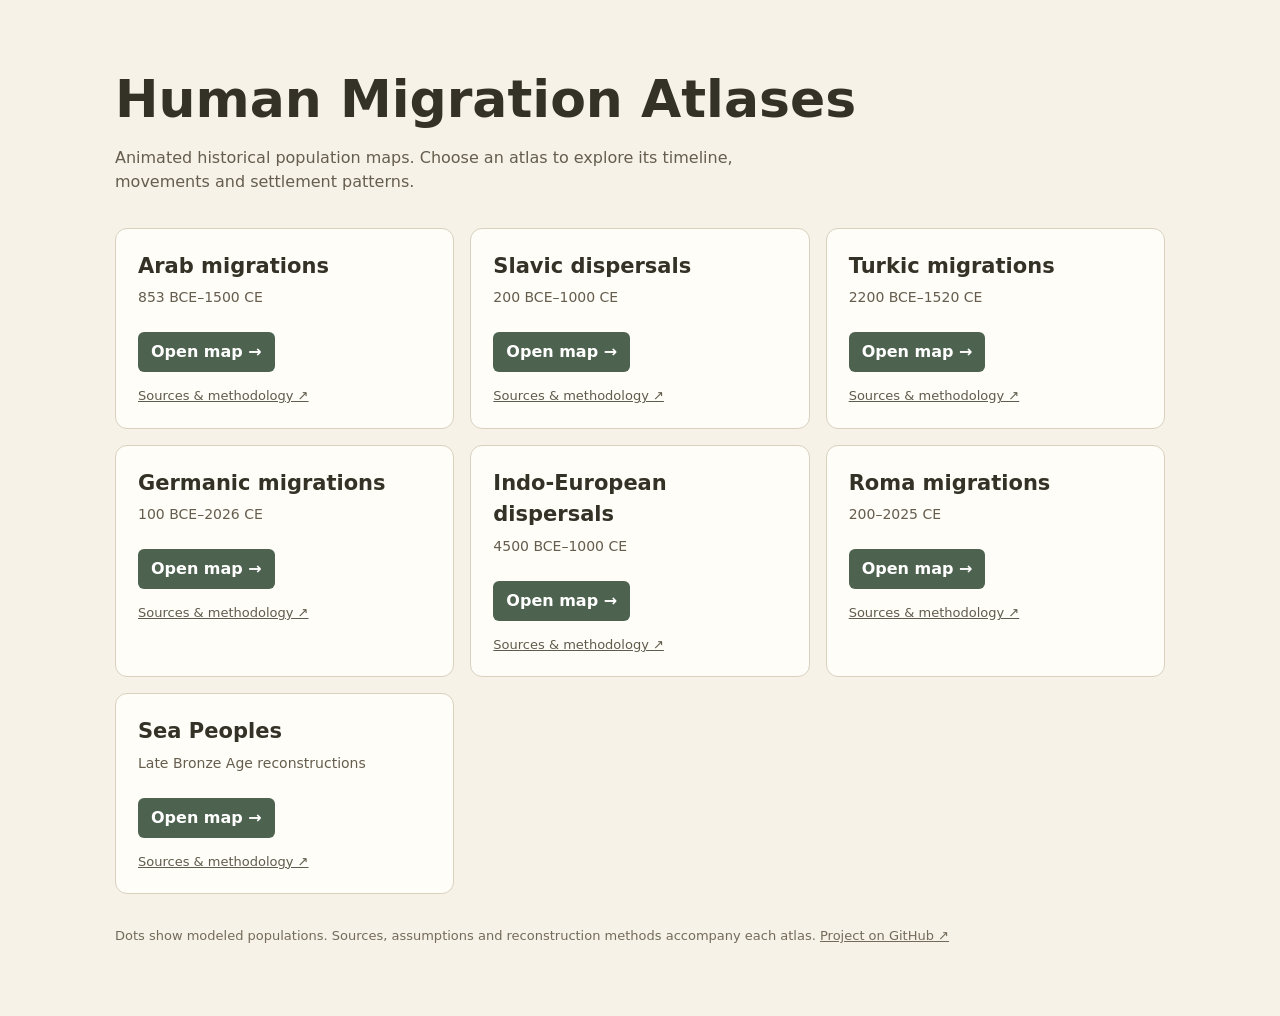
<file: site/index.html>
<!doctype html><html lang="en"><head><meta charset="utf-8"><meta name="viewport" content="width=device-width,initial-scale=1"><title>Human Migration Atlases</title><meta name="description" content="Explore seven animated historical population maps, with source references and reconstruction methods."><style>body{margin:0;background:#f6f2e8;color:#343127;font:16px/1.5 system-ui,sans-serif}main{max-width:1050px;margin:0 auto;padding:clamp(24px,7vw,70px) 24px}h1{font-size:clamp(32px,5vw,52px);line-height:1.15;margin:0 0 15px}p{max-width:650px;color:#655d4e}section{display:grid;grid-template-columns:repeat(auto-fit,minmax(260px,1fr));gap:16px;margin-top:34px}article{background:#fffdf7;border:1px solid #d9d0be;border-radius:12px;padding:22px}h2{font-size:21px;margin:0 0 5px}article p{font-size:14px;margin:0 0 24px}article a:first-of-type{display:inline-block;background:#4e6250;color:white;padding:8px 13px;border-radius:6px;text-decoration:none;font-weight:600}article a:last-of-type{display:block;font-size:13px;color:#5f5b4d;margin-top:14px}footer{font-size:13px;color:#736b5a;margin-top:32px}footer a{color:inherit}</style></head><body><main><h1>Human Migration Atlases</h1><p>Animated historical population maps. Choose an atlas to explore its timeline, movements and settlement patterns.</p><section><article><h2>Arab migrations</h2><p>853 BCE–1500 CE</p><a href="atlas/arab/">Open map →</a><a href="https://github.com/Khayoon/human-migration-atlases/blob/main/docs/atlases/arab/SOURCES_AND_METHODOLOGY.md">Sources &amp; methodology ↗</a></article><article><h2>Slavic dispersals</h2><p>200 BCE–1000 CE</p><a href="atlas/slavs/">Open map →</a><a href="https://github.com/Khayoon/human-migration-atlases/blob/main/docs/atlases/slavs/SOURCES_AND_METHODOLOGY.md">Sources &amp; methodology ↗</a></article><article><h2>Turkic migrations</h2><p>2200 BCE–1520 CE</p><a href="atlas/turks/">Open map →</a><a href="https://github.com/Khayoon/human-migration-atlases/blob/main/docs/atlases/turks/SOURCES_AND_METHODOLOGY.md">Sources &amp; methodology ↗</a></article><article><h2>Germanic migrations</h2><p>100 BCE–2026 CE</p><a href="atlas/germanics/">Open map →</a><a href="https://github.com/Khayoon/human-migration-atlases/blob/main/docs/atlases/germanics/SOURCES_AND_METHODOLOGY.md">Sources &amp; methodology ↗</a></article><article><h2>Indo-European dispersals</h2><p>4500 BCE–1000 CE</p><a href="atlas/indoeuropeans/">Open map →</a><a href="https://github.com/Khayoon/human-migration-atlases/blob/main/docs/atlases/indoeuropeans/SOURCES_AND_METHODOLOGY.md">Sources &amp; methodology ↗</a></article><article><h2>Roma migrations</h2><p>200–2025 CE</p><a href="atlas/roma/">Open map →</a><a href="https://github.com/Khayoon/human-migration-atlases/blob/main/docs/atlases/roma/SOURCES_AND_METHODOLOGY.md">Sources &amp; methodology ↗</a></article><article><h2>Sea Peoples</h2><p>Late Bronze Age reconstructions</p><a href="atlas/seapeoples/">Open map →</a><a href="https://github.com/Khayoon/human-migration-atlases/blob/main/docs/atlases/seapeoples/SOURCES_AND_METHODOLOGY.md">Sources &amp; methodology ↗</a></article></section><footer>Dots show modeled populations. Sources, assumptions and reconstruction methods accompany each atlas. <a href="https://github.com/Khayoon/human-migration-atlases">Project on GitHub ↗</a></footer></main></body></html>
</file>
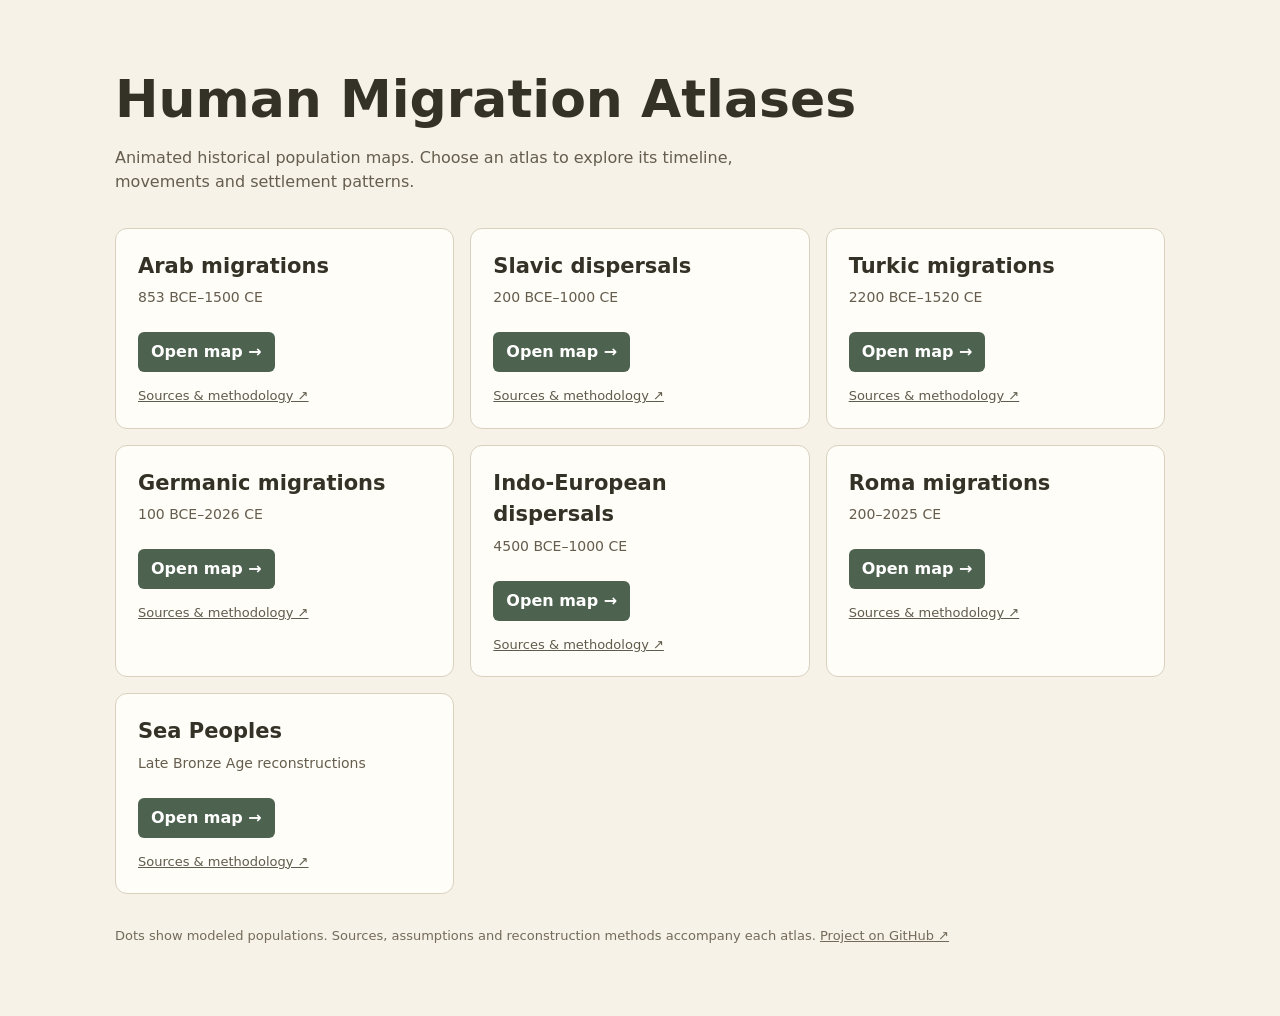
<file: site/atlas/index.html>
<!doctype html><html lang="en"><head><meta charset="utf-8"><meta name="viewport" content="width=device-width,initial-scale=1"><title>Human Migration Atlases</title><meta name="description" content="Explore seven animated historical population maps, with source references and reconstruction methods."><style>body{margin:0;background:#f6f2e8;color:#343127;font:16px/1.5 system-ui,sans-serif}main{max-width:1050px;margin:0 auto;padding:clamp(24px,7vw,70px) 24px}h1{font-size:clamp(32px,5vw,52px);line-height:1.15;margin:0 0 15px}p{max-width:650px;color:#655d4e}section{display:grid;grid-template-columns:repeat(auto-fit,minmax(260px,1fr));gap:16px;margin-top:34px}article{background:#fffdf7;border:1px solid #d9d0be;border-radius:12px;padding:22px}h2{font-size:21px;margin:0 0 5px}article p{font-size:14px;margin:0 0 24px}article a:first-of-type{display:inline-block;background:#4e6250;color:white;padding:8px 13px;border-radius:6px;text-decoration:none;font-weight:600}article a:last-of-type{display:block;font-size:13px;color:#5f5b4d;margin-top:14px}footer{font-size:13px;color:#736b5a;margin-top:32px}footer a{color:inherit}</style></head><body><main><h1>Human Migration Atlases</h1><p>Animated historical population maps. Choose an atlas to explore its timeline, movements and settlement patterns.</p><section><article><h2>Arab migrations</h2><p>853 BCE–1500 CE</p><a href="arab/">Open map →</a><a href="https://github.com/Khayoon/human-migration-atlases/blob/main/docs/atlases/arab/SOURCES_AND_METHODOLOGY.md">Sources &amp; methodology ↗</a></article><article><h2>Slavic dispersals</h2><p>200 BCE–1000 CE</p><a href="slavs/">Open map →</a><a href="https://github.com/Khayoon/human-migration-atlases/blob/main/docs/atlases/slavs/SOURCES_AND_METHODOLOGY.md">Sources &amp; methodology ↗</a></article><article><h2>Turkic migrations</h2><p>2200 BCE–1520 CE</p><a href="turks/">Open map →</a><a href="https://github.com/Khayoon/human-migration-atlases/blob/main/docs/atlases/turks/SOURCES_AND_METHODOLOGY.md">Sources &amp; methodology ↗</a></article><article><h2>Germanic migrations</h2><p>100 BCE–2026 CE</p><a href="germanics/">Open map →</a><a href="https://github.com/Khayoon/human-migration-atlases/blob/main/docs/atlases/germanics/SOURCES_AND_METHODOLOGY.md">Sources &amp; methodology ↗</a></article><article><h2>Indo-European dispersals</h2><p>4500 BCE–1000 CE</p><a href="indoeuropeans/">Open map →</a><a href="https://github.com/Khayoon/human-migration-atlases/blob/main/docs/atlases/indoeuropeans/SOURCES_AND_METHODOLOGY.md">Sources &amp; methodology ↗</a></article><article><h2>Roma migrations</h2><p>200–2025 CE</p><a href="roma/">Open map →</a><a href="https://github.com/Khayoon/human-migration-atlases/blob/main/docs/atlases/roma/SOURCES_AND_METHODOLOGY.md">Sources &amp; methodology ↗</a></article><article><h2>Sea Peoples</h2><p>Late Bronze Age reconstructions</p><a href="seapeoples/">Open map →</a><a href="https://github.com/Khayoon/human-migration-atlases/blob/main/docs/atlases/seapeoples/SOURCES_AND_METHODOLOGY.md">Sources &amp; methodology ↗</a></article></section><footer>Dots show modeled populations. Sources, assumptions and reconstruction methods accompany each atlas. <a href="https://github.com/Khayoon/human-migration-atlases">Project on GitHub ↗</a></footer></main></body></html>
</file>
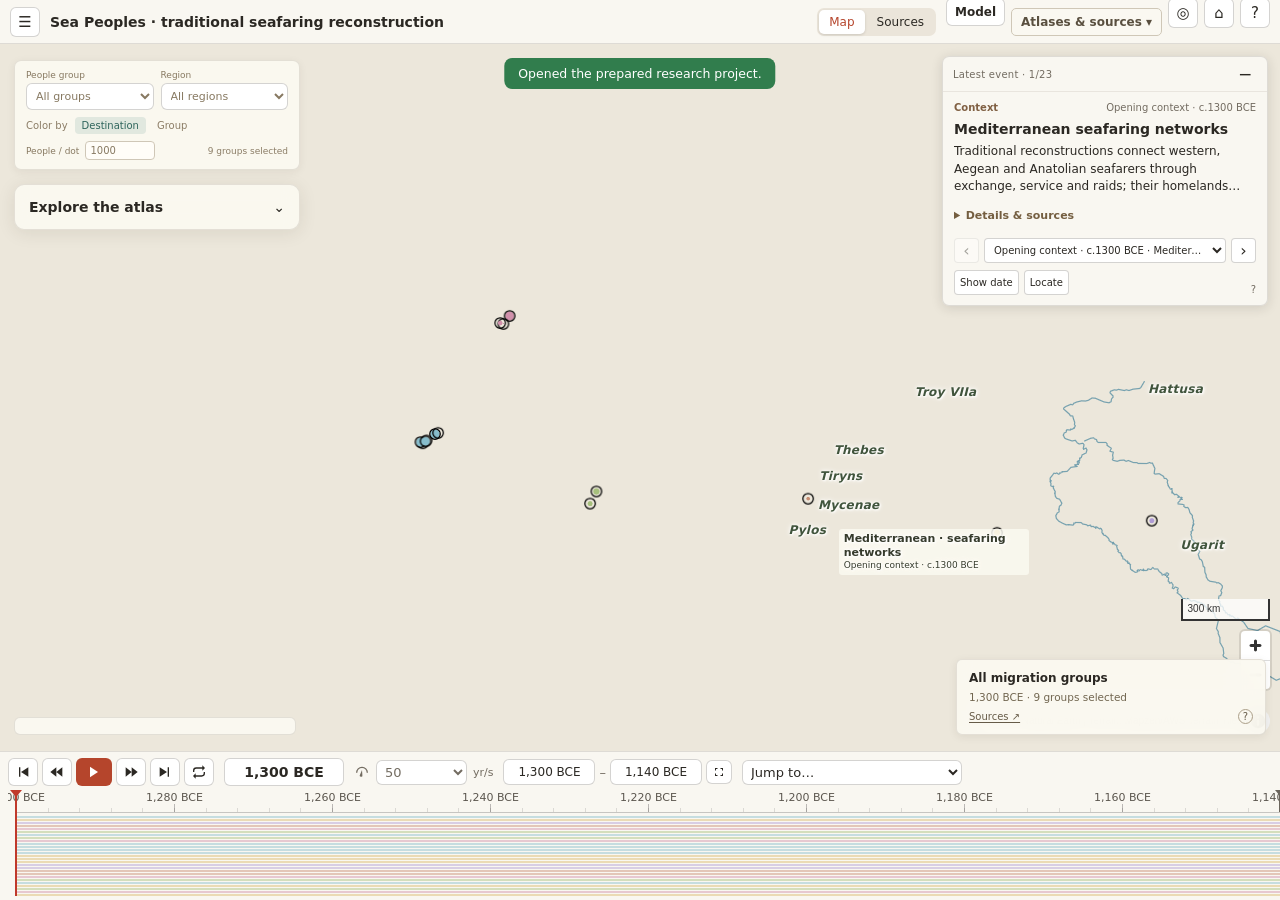
<file: site/atlas/seapeoples/index.html>
<!doctype html>
<html lang="en">
  <head>
    <meta charset="UTF-8" />
    <meta name="atlas-project" content="seapeoples" />
    <meta name="atlas-root" content="../" />
    <link rel="icon" type="image/svg+xml" href="../favicon.svg" />
    <meta name="viewport" content="width=device-width, initial-scale=1.0" />
    <meta name="description" content="Traditional Sea Peoples seafaring routes from Sardinia, Sicily and the Aegean, with a focused Ramesside timeline and preserved source research." />
    <title>Sea Peoples Migration Atlas</title>
    <script type="module" crossorigin src="../assets/main-RXs8eTpe.js"></script>
    <link rel="stylesheet" crossorigin href="../assets/main-gQc1_SC0.css">
  <style id="publication-nav-style">#publication-nav{position:relative;color:#594f3f;font:12px system-ui,sans-serif}#publication-nav summary{cursor:pointer;list-style:none;border:1px solid #cfc7b7;border-radius:5px;padding:6px 9px;background:#faf8f1;white-space:nowrap}#publication-nav summary::-webkit-details-marker{display:none}#publication-nav nav{position:absolute;right:0;top:calc(100% + 6px);width:240px;max-height:75vh;overflow:auto;background:#fffdf7;border:1px solid #cfc7b7;border-radius:7px;padding:6px;box-shadow:0 5px 22px #0002;z-index:2000}#publication-nav a{display:block;padding:9px 10px;color:#514737;text-decoration:none;border-radius:4px}#publication-nav a:hover{background:#eee9db}#publication-nav a[aria-current=page]{font-weight:700;background:#f0eadc}#publication-nav #publication-methodology{border-top:1px solid #e2dbcc;margin-top:5px;border-radius:0;font-weight:600}@media(max-width:760px){#publication-nav summary{font-size:0;width:30px;height:30px;padding:0;display:grid;place-items:center}#publication-nav summary::after{content:'↗';font-size:16px}#publication-nav nav{position:fixed;right:8px;top:48px;max-width:calc(100vw - 16px)}}</style></head>
  <body>
    <div id="app">
      <div id="map"></div>
      <canvas id="overlay" aria-label="Migration routes and population distributions"></canvas>
      <header id="topbar">
        <button id="panel-toggle" class="icon-btn" title="Toggle panel (P)" aria-label="Toggle panel" aria-controls="panel">☰</button>
        <div id="dataset-title">Migration Atlas</div>
        <div id="workspace-switch" class="hidden" role="group" aria-label="Workspace view">
          <button id="btn-map-view" aria-pressed="true">Map</button>
          <button id="btn-research-view" aria-pressed="false">Sources</button>
        </div>
        <div id="topbar-right"><details id="publication-nav"><summary aria-label="Choose atlas and sources">Atlases &amp; sources ▾</summary><nav aria-label="Migration atlases"><a href="../arab/">Arab migrations</a><a href="../slavs/">Slavic dispersals</a><a href="../turks/">Turkic migrations</a><a href="../germanics/">Germanic migrations</a><a href="../indoeuropeans/">Indo-European dispersals</a><a href="../roma/">Roma migrations</a><a href="../seapeoples/" aria-current="page">Sea Peoples</a><a id="publication-methodology" href="https://github.com/Khayoon/human-migration-atlases/blob/main/docs/atlases/seapeoples/SOURCES_AND_METHODOLOGY.md" target="_blank" rel="noopener noreferrer">Sources &amp; methodology ↗</a></nav></details>
          
          
          
          
          
          
          <button id="btn-global-view" class="icon-btn" title="Global overview" aria-label="Global overview">◎</button>
          <button id="btn-reset-view" class="icon-btn" title="Reset map overview" aria-label="Reset map overview">⌂</button>
          <button id="btn-help" class="icon-btn" title="Keyboard shortcuts">?</button>
        </div>
      </header>
      <section id="research-workspace" class="hidden" aria-label="Research workspace"></section>
      <section id="evidence-map" class="hidden" aria-label="Explore mapped records"></section>
      <section id="map-research-note" class="hidden" aria-label="Map preparation status">
        <p>This dataset has no prepared geographic features.</p>
        <button id="btn-review-research" class="btn">View source records</button>
      </section>
      <aside id="panel">
        <nav id="panel-tabs">
          <button data-tab="populations" class="active">Populations</button>
          <button data-tab="layers">Layers</button>
          <button data-tab="data">Data</button>
        </nav>
        <section id="tab-populations" class="tab active"></section>
        <section id="tab-layers" class="tab"></section>
        <section id="tab-data" class="tab"></section>
      </aside>
      <div id="inspector" class="hidden"></div>
      <div id="legend" class="hidden"></div>
      <footer id="timeline">
        <div id="tl-controls"></div>
        <canvas id="tl-canvas"></canvas>
      </footer>
      <div id="toast" role="status" aria-live="polite"></div>
      <div id="help-modal" class="modal hidden" role="dialog" aria-modal="true" aria-label="Keyboard and mouse help"></div>
    </div>
  </body>
</html>
</file>
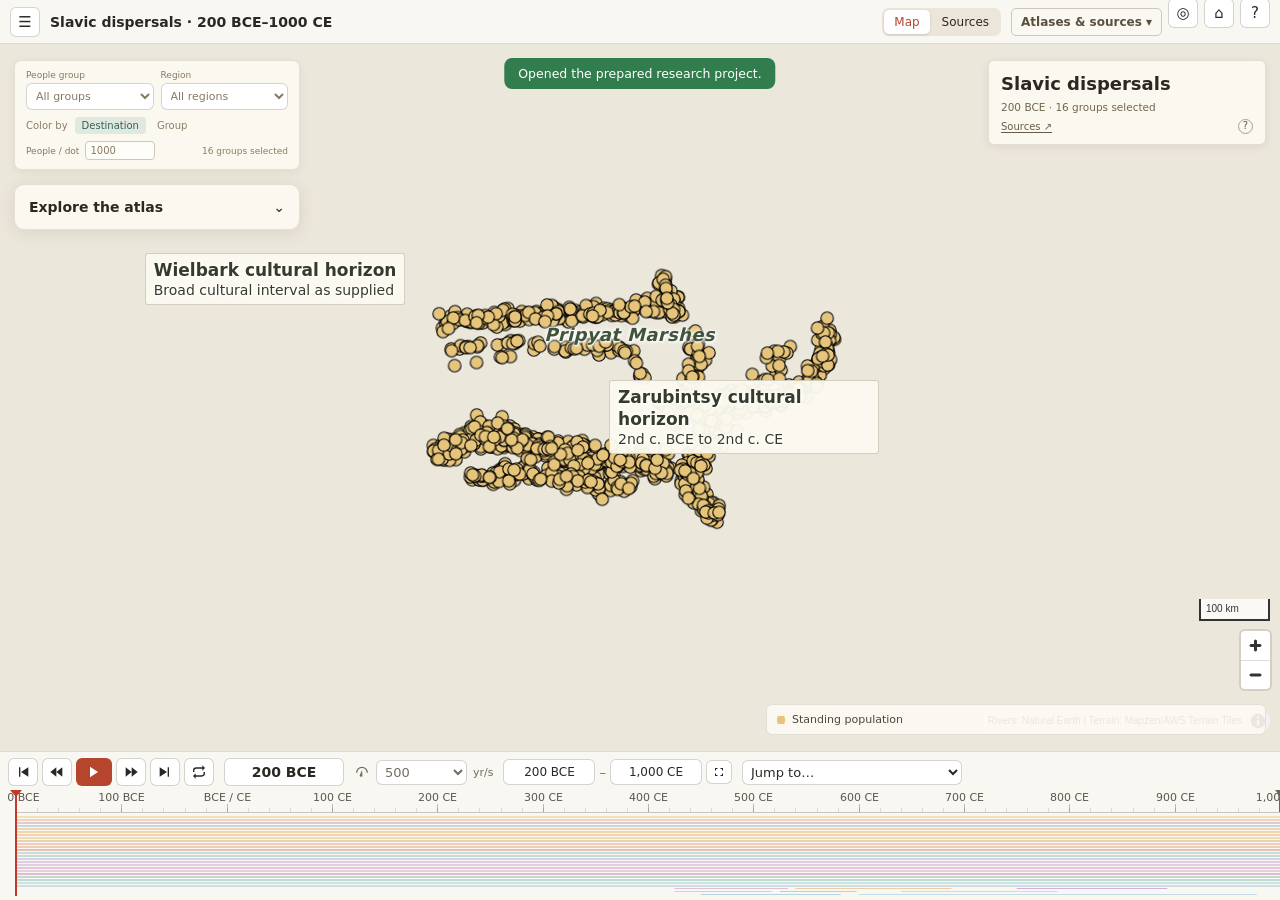
<file: site/atlas/slavs/index.html>
<!doctype html>
<html lang="en">
  <head>
    <meta charset="UTF-8" />
    <meta name="atlas-project" content="slavs" />
    <meta name="atlas-root" content="../" />
    <link rel="icon" type="image/svg+xml" href="../favicon.svg" />
    <meta name="viewport" content="width=device-width, initial-scale=1.0" />
    <meta name="description" content="Explore population movements, settlements and demographic change across geography and time with your own migration datasets." />
    <title>Slavic Migration Atlas</title>
    <script type="module" crossorigin src="../assets/main-RXs8eTpe.js"></script>
    <link rel="stylesheet" crossorigin href="../assets/main-gQc1_SC0.css">
  <style id="publication-nav-style">#publication-nav{position:relative;color:#594f3f;font:12px system-ui,sans-serif}#publication-nav summary{cursor:pointer;list-style:none;border:1px solid #cfc7b7;border-radius:5px;padding:6px 9px;background:#faf8f1;white-space:nowrap}#publication-nav summary::-webkit-details-marker{display:none}#publication-nav nav{position:absolute;right:0;top:calc(100% + 6px);width:240px;max-height:75vh;overflow:auto;background:#fffdf7;border:1px solid #cfc7b7;border-radius:7px;padding:6px;box-shadow:0 5px 22px #0002;z-index:2000}#publication-nav a{display:block;padding:9px 10px;color:#514737;text-decoration:none;border-radius:4px}#publication-nav a:hover{background:#eee9db}#publication-nav a[aria-current=page]{font-weight:700;background:#f0eadc}#publication-nav #publication-methodology{border-top:1px solid #e2dbcc;margin-top:5px;border-radius:0;font-weight:600}@media(max-width:760px){#publication-nav summary{font-size:0;width:30px;height:30px;padding:0;display:grid;place-items:center}#publication-nav summary::after{content:'↗';font-size:16px}#publication-nav nav{position:fixed;right:8px;top:48px;max-width:calc(100vw - 16px)}}</style></head>
  <body>
    <div id="app">
      <div id="map"></div>
      <canvas id="overlay" aria-label="Migration routes and population distributions"></canvas>
      <header id="topbar">
        <button id="panel-toggle" class="icon-btn" title="Toggle panel (P)" aria-label="Toggle panel" aria-controls="panel">☰</button>
        <div id="dataset-title">Migration Atlas</div>
        <div id="workspace-switch" class="hidden" role="group" aria-label="Workspace view">
          <button id="btn-map-view" aria-pressed="true">Map</button>
          <button id="btn-research-view" aria-pressed="false">Sources</button>
        </div>
        <div id="topbar-right"><details id="publication-nav"><summary aria-label="Choose atlas and sources">Atlases &amp; sources ▾</summary><nav aria-label="Migration atlases"><a href="../arab/">Arab migrations</a><a href="../slavs/" aria-current="page">Slavic dispersals</a><a href="../turks/">Turkic migrations</a><a href="../germanics/">Germanic migrations</a><a href="../indoeuropeans/">Indo-European dispersals</a><a href="../roma/">Roma migrations</a><a href="../seapeoples/">Sea Peoples</a><a id="publication-methodology" href="https://github.com/Khayoon/human-migration-atlases/blob/main/docs/atlases/slavs/SOURCES_AND_METHODOLOGY.md" target="_blank" rel="noopener noreferrer">Sources &amp; methodology ↗</a></nav></details>
          
          
          
          
          
          
          <button id="btn-global-view" class="icon-btn" title="Global overview" aria-label="Global overview">◎</button>
          <button id="btn-reset-view" class="icon-btn" title="Reset map overview" aria-label="Reset map overview">⌂</button>
          <button id="btn-help" class="icon-btn" title="Keyboard shortcuts">?</button>
        </div>
      </header>
      <section id="research-workspace" class="hidden" aria-label="Research workspace"></section>
      <section id="evidence-map" class="hidden" aria-label="Explore mapped records"></section>
      <section id="map-research-note" class="hidden" aria-label="Map preparation status">
        <p>This dataset has no prepared geographic features.</p>
        <button id="btn-review-research" class="btn">View source records</button>
      </section>
      <aside id="panel">
        <nav id="panel-tabs">
          <button data-tab="populations" class="active">Populations</button>
          <button data-tab="layers">Layers</button>
          <button data-tab="data">Data</button>
        </nav>
        <section id="tab-populations" class="tab active"></section>
        <section id="tab-layers" class="tab"></section>
        <section id="tab-data" class="tab"></section>
      </aside>
      <div id="inspector" class="hidden"></div>
      <div id="legend" class="hidden"></div>
      <footer id="timeline">
        <div id="tl-controls"></div>
        <canvas id="tl-canvas"></canvas>
      </footer>
      <div id="toast" role="status" aria-live="polite"></div>
      <div id="help-modal" class="modal hidden" role="dialog" aria-modal="true" aria-label="Keyboard and mouse help"></div>
    </div>
  </body>
</html>
</file>
<file: site/atlas/assets/main-gQc1_SC0.css>
:root{--bg:#f6f3ec;--panel:#faf8f3f0;--panel-border:#3c373024;--text:#2b2823;--muted:#736c61;--accent:#b5452c;--accent-soft:#b5452c1f;--control:#fff;--control-border:#3c373038;--shadow:0 2px 12px #28231e24;--radius:8px;--panel-w:340px;--topbar-h:44px;color:var(--text);font-family:system-ui,-apple-system,Segoe UI,Roboto,sans-serif;font-size:13px}*{box-sizing:border-box}html,body{background:var(--bg);height:100%;margin:0;overflow:hidden}button,input,select{font:inherit;color:inherit}button{cursor:pointer}#app{width:100vw;height:100vh;height:100dvh;position:relative;overflow:hidden}#map{position:absolute;inset:0}#overlay{pointer-events:none;position:absolute;inset:0}.maplibregl-ctrl-bottom-right,.maplibregl-ctrl-bottom-left{bottom:calc(var(--timeline-h,120px) + 8px)!important}.maplibregl-ctrl-attrib{font-size:10px}#topbar{height:var(--topbar-h);background:var(--panel);border-bottom:1px solid var(--panel-border);-webkit-backdrop-filter:blur(6px);backdrop-filter:blur(6px);z-index:20;align-items:center;gap:10px;padding:0 10px;display:flex;position:absolute;top:0;left:0;right:0}#dataset-title{white-space:nowrap;text-overflow:ellipsis;flex:1;font-size:14px;font-weight:600;overflow:hidden}#dataset-title .synthetic{color:var(--accent);background:var(--accent-soft);border-radius:10px;margin-left:8px;padding:2px 6px;font-size:11px;font-weight:500}#topbar-right{gap:6px;display:flex}.atlas-version-menu{display:none}#workspace-switch{background:#ebe5da;border-radius:7px;flex:none;gap:2px;padding:2px;display:flex}#workspace-switch button{background:0 0;border:0;border-radius:5px;padding:5px 10px;font-size:12px}#workspace-switch button[aria-pressed=true]{color:var(--accent);background:#fff;box-shadow:0 1px 3px #0002}body.research-mode #panel-toggle,body.research-mode #topbar-right,body.map-unprepared #timeline{display:none}body.map-unprepared .maplibregl-ctrl-bottom-right,body.map-unprepared .maplibregl-ctrl-bottom-left{bottom:12px!important}#map-research-note{top:65px;left:max(calc(var(--panel-w) + 20px), 30%);background:var(--panel);border:1px solid var(--panel-border);max-width:480px;box-shadow:var(--shadow);z-index:14;border-radius:10px;padding:18px;position:absolute;right:20px}#map-research-note h2{margin:0 0 8px;font-size:17px}#map-research-note p{color:var(--muted);margin:0 0 14px;line-height:1.5}body:not(.panel-open) #map-research-note{width:min(480px,100% - 32px);left:50%;right:auto;transform:translate(-50%)}.icon-btn{border:1px solid var(--control-border);background:var(--control);border-radius:6px;justify-content:center;align-items:center;width:30px;height:30px;font-size:15px;display:inline-flex}.icon-btn:hover{background:#f1ede4}#panel{top:var(--topbar-h);width:var(--panel-w);background:var(--panel);border-right:1px solid var(--panel-border);-webkit-backdrop-filter:blur(6px);backdrop-filter:blur(6px);z-index:15;flex-direction:column;transition:transform .2s;display:flex;position:absolute;bottom:0;left:0}#panel.collapsed{transform:translate(-100%)}#panel-tabs{border-bottom:1px solid var(--panel-border);display:flex}#panel-tabs button{color:var(--muted);background:0 0;border:none;border-bottom:2px solid #0000;flex:1;padding:9px 4px;font-weight:500}#panel-tabs button.active{color:var(--text);border-bottom-color:var(--accent)}.tab{padding:10px 12px calc(var(--timeline-h,120px) + 20px);scrollbar-width:thin;flex:1;display:none;overflow-y:auto}.tab.active{display:block}.tab h3{text-transform:uppercase;letter-spacing:.08em;color:var(--muted);margin:14px 0 6px;font-size:11px}.tab h3:first-child{margin-top:2px}.row{align-items:center;gap:8px;margin:4px 0;display:flex}.row.between{justify-content:space-between}.row label{cursor:pointer;align-items:center;gap:6px;display:flex}.row input[type=range]{flex:1}.small{color:var(--muted);font-size:11.5px}.hint{color:var(--muted);margin:4px 0 8px;font-size:11.5px;line-height:1.4}input[type=text],input[type=search],select,textarea{background:var(--control);border:1px solid var(--control-border);border-radius:6px;padding:5px 7px}input.invalid,textarea.invalid{background:#fff1ef;border-color:#c0392b}button:focus-visible,input:focus-visible,select:focus-visible,textarea:focus-visible,[tabindex]:focus-visible{outline:2px solid var(--accent);outline-offset:2px}details{margin:10px 0}summary{cursor:pointer;padding:6px 0;font-weight:600}.btn{background:var(--control);border:1px solid var(--control-border);border-radius:6px;align-items:center;gap:6px;padding:5px 10px;display:inline-flex}.btn:hover{background:#f1ede4}.btn.primary{background:var(--accent);color:#fff;border-color:#0000}.btn.primary:hover{background:#9d3b25}.btn.danger{color:#a52a1a}.btn.tiny{padding:2px 6px;font-size:11px}.btn-row{flex-wrap:wrap;gap:6px;margin:6px 0;display:flex}.group-tree{margin:0;padding:0;list-style:none}.group-tree li{margin:0}.group-item{border-radius:6px;align-items:center;gap:6px;padding:4px;display:flex}.group-item:hover{background:#0000000a}.group-item.dimmed{opacity:.45}.group-item .swatch{border:1px solid #00000026;border-radius:50%;flex:none;width:12px;height:12px}.group-item .name{text-overflow:ellipsis;white-space:nowrap;flex:1;overflow:hidden}.group-item .count{color:var(--muted);font-size:11px}.group-item .mini{width:22px;height:22px;color:var(--muted);opacity:0;background:0 0;border:none;border-radius:4px;justify-content:center;align-items:center;display:inline-flex}.group-item:hover .mini,.group-item:focus-within .mini,.group-item .mini.on{opacity:1}.group-item .name{text-align:left;background:0 0;border:none;padding:2px 0}.group-item .mini.on{color:var(--accent);background:var(--accent-soft)}.group-item .mini:hover{background:#00000012}.group-children{margin:0;padding-left:18px;list-style:none}.chips{flex-wrap:wrap;gap:5px;display:flex}.chip{border:1px solid var(--control-border);background:var(--control);border-radius:12px;padding:2px 8px;font-size:11.5px}.chip.on{background:var(--accent-soft);border-color:var(--accent);color:var(--accent)}.record-list{margin:0;padding:0;list-style:none}.record-list li{cursor:pointer;border-radius:6px;align-items:center;gap:8px;padding:5px 6px;display:flex}.record-list li:hover,.record-list li:focus-visible{background:#0000000a}.record-list .record-name{text-overflow:ellipsis;white-space:nowrap;overflow:hidden}.record-list li.selected{background:var(--accent-soft)}.record-list .swatch{border-radius:50%;flex:none;width:9px;height:9px}.record-list .meta{color:var(--muted);white-space:nowrap;margin-left:auto;font-size:11px}.record-list .kind{text-transform:uppercase;letter-spacing:.05em;color:var(--muted);flex:none;width:26px;font-size:10px}#inspector{right:12px;top:calc(var(--topbar-h) + 12px);width:320px;max-height:calc(100vh - var(--topbar-h) - 150px);background:var(--panel);border:1px solid var(--panel-border);border-radius:var(--radius);box-shadow:var(--shadow);z-index:16;-webkit-backdrop-filter:blur(6px);backdrop-filter:blur(6px);padding:12px 14px;position:absolute;overflow-y:auto}#inspector.hidden,.hidden{display:none!important}#inspector h2{align-items:center;gap:8px;margin:0 24px 2px 0;font-size:15px;display:flex}#inspector h2 .swatch{border-radius:50%;flex:none;width:12px;height:12px}#inspector .kind{text-transform:uppercase;letter-spacing:.08em;color:var(--muted);font-size:10.5px}#inspector .close{width:26px;height:26px;color:var(--muted);background:0 0;border:none;border-radius:6px;justify-content:center;align-items:center;display:inline-flex;position:absolute;top:8px;right:8px}#inspector .close:hover{background:#0000000f}#inspector dl{grid-template-columns:96px 1fr;gap:3px 8px;margin:8px 0;font-size:12.5px;display:grid}#inspector dt{color:var(--muted)}#inspector dd{margin:0}#inspector p{margin:6px 0;font-size:12.5px;line-height:1.45}#inspector .conf{background:#0000000f;border-radius:9px;padding:0 6px;font-size:11px;display:inline-block}#inspector .conf.low,#inspector .conf.speculative{background:#fbe9c6}#inspector .sources{margin:6px 0 0;padding-left:16px;font-size:12px}#inspector .links a,#inspector .links button{font-size:12px}#inspector .wp-list{color:var(--muted);margin:4px 0 0;padding-left:16px;font-size:12px}#inspector .progress{background:#00000014;border-radius:3px;height:5px;margin:6px 0;overflow:hidden}#inspector .progress>div{height:100%}#legend{left:12px;bottom:calc(var(--timeline-h,120px) + 12px);background:var(--panel);border:1px solid var(--panel-border);border-radius:var(--radius);z-index:14;box-shadow:var(--shadow);max-width:260px;padding:8px 10px;font-size:11.5px;position:absolute}#legend .row{margin:2px 0}#legend .dot{background:#555;border-radius:50%;width:8px;height:8px}body.panel-open #legend{left:calc(var(--panel-w) + 12px)}#timeline{background:var(--panel);border-top:1px solid var(--panel-border);-webkit-backdrop-filter:blur(6px);backdrop-filter:blur(6px);z-index:18;flex-direction:column;gap:4px;padding:6px 8px 4px;display:flex;position:absolute;bottom:0;left:0;right:0}#tl-controls{flex-wrap:wrap;align-items:center;gap:10px;display:flex}.tl-group{align-items:center;gap:4px;display:flex}.tl-btn{border:1px solid var(--control-border);background:var(--control);width:30px;height:28px;color:var(--text);border-radius:6px;justify-content:center;align-items:center;display:inline-flex}.tl-btn:hover{background:#f1ede4}.tl-btn.primary{background:var(--accent);color:#fff;border-color:#0000;width:36px}.tl-btn.primary:hover{background:#9d3b25}.tl-btn.active{background:var(--accent-soft);color:var(--accent);border-color:var(--accent)}.tl-btn.small{width:26px;height:24px}.tl-year{text-align:center;width:120px;padding:3px 6px;font-size:14px;font-weight:600}.tl-speed{color:var(--muted);gap:6px}.tl-speed select{padding:3px 4px}.tl-unit{font-size:11px}.tl-range-input{text-align:center;width:92px;padding:3px 4px;font-size:12px}.tl-dash{color:var(--muted)}.tl-jump{max-width:220px;padding:3px 4px}#tl-canvas{cursor:crosshair;touch-action:none;width:100%;display:block}#toast{left:50%;top:calc(var(--topbar-h) + 14px);color:#fff;opacity:0;pointer-events:none;z-index:50;background:#282420eb;border-radius:8px;max-width:70vw;padding:8px 14px;font-size:12.5px;transition:opacity .2s,transform .2s;position:absolute;transform:translate(-50%)translateY(-10px)}#toast.show{opacity:1;transform:translate(-50%)translateY(0)}#toast.error{background:#a0281ef2}#toast.ok{background:#287846f2}.modal{z-index:60;background:#1e1b1873;justify-content:center;align-items:center;display:flex;position:absolute;inset:0}.modal .box{background:var(--panel);width:90%;max-width:520px;box-shadow:var(--shadow);border-radius:10px;max-height:85vh;padding:18px 22px;overflow:auto}.modal h2{margin:0 0 10px;font-size:16px}.modal table{border-collapse:collapse;width:100%;font-size:12.5px}.modal td{border-bottom:1px solid #0000000f;padding:3px 6px}.modal kbd{border:1px solid var(--control-border);background:#eee9df;border-radius:4px;padding:0 5px;font-family:inherit;font-size:11.5px}.issues{max-height:260px;margin:6px 0;padding:0;font-size:12px;list-style:none;overflow:auto}.issues li{cursor:pointer;background:#00000008;border-left:3px solid #999;border-radius:0 4px 4px 0;margin:3px 0;padding:4px 6px}.issues li.error{border-color:#c0392b}.issues li.warning{border-color:#e08a1e}.issues li.info{border-color:#7a9cc6}.issues .path{color:var(--muted);font-family:ui-monospace,monospace;font-size:11px}textarea.json{resize:vertical;white-space:pre;width:100%;min-height:220px;font-family:ui-monospace,Consolas,monospace;font-size:11.5px;line-height:1.4}.stat-grid{grid-template-columns:repeat(3,1fr);gap:6px;margin:6px 0;display:grid}.stat{background:#0000000a;border-radius:6px;padding:6px 8px}.stat b{font-size:15px;display:block}.stat span{color:var(--muted);font-size:11px}.drop-zone{border:1.5px dashed var(--control-border);text-align:center;color:var(--muted);border-radius:8px;margin:6px 0;padding:12px}.drop-zone.over{border-color:var(--accent);background:var(--accent-soft)}@media (max-width:760px){:root{--panel-w:86vw}#topbar{gap:6px;padding:0 8px}#dataset-title{min-width:40px}#topbar-right>a{display:none}#topbar-right{gap:4px}.atlas-version-menu{margin:0;display:block;position:relative}.atlas-version-menu summary{border:1px solid var(--control-border);background:var(--control);cursor:pointer;border-radius:6px;justify-content:center;align-items:center;width:30px;height:30px;padding:0;list-style:none;display:flex}.atlas-version-menu summary::-webkit-details-marker{display:none}.atlas-version-menu nav{background:var(--panel);border:1px solid var(--panel-border);min-width:130px;box-shadow:var(--shadow);border-radius:6px;gap:5px;padding:7px;display:grid;position:absolute;top:37px;right:0}.atlas-version-menu nav a{white-space:nowrap}#inspector{width:auto;top:auto;left:8px;right:8px;bottom:calc(var(--timeline-h,150px) + 8px);max-height:40vh}#legend{display:none!important}.tl-range,.tl-jump{display:none}.tl-year{width:106px}#workspace-switch button{padding:5px 6px;font-size:11px}#map-research-note{max-width:none;left:16px;right:16px}#tl-controls{gap:6px}#dataset-title .synthetic{width:-moz-fit-content;width:fit-content;margin:0;padding:0 4px;font-size:9px;display:block}.group-item .mini{opacity:1;min-width:28px;min-height:28px}}@media (hover:none){.group-item .mini{opacity:1}}@media (prefers-reduced-motion:reduce){#panel,#toast{transition:none}}.atlas-eastward-cue{z-index:40;color:#40392e;pointer-events:none;background:#fbf9f1ed;border:1px solid #60554226;border-radius:4px;padding:5px 9px;font-size:12px;position:absolute;right:18px}.atlas-eastward-cue[hidden]{display:none}.atlas-model-menu{margin:0;position:relative}.atlas-model-menu>summary{background:var(--control);border:1px solid var(--control-border);border-radius:6px;padding:6px 8px;font-size:12px;list-style:none}.atlas-model-menu>summary::-webkit-details-marker{display:none}.atlas-model-options{background:var(--panel);border:1px solid var(--panel-border);width:min(290px,100vw - 22px);box-shadow:var(--shadow);border-radius:7px;gap:10px;padding:12px;display:grid;position:absolute;top:38px;right:0}.atlas-model-options label{gap:4px;font-size:12px;display:grid}.atlas-model-options select{width:100%;min-width:0}@media (max-width:760px){.atlas-model-options{position:fixed;top:47px;right:8px}}.atlas-map-annotations{z-index:14;pointer-events:none;position:absolute;inset:0}.atlas-map-annotations[hidden],.atlas-map-annotations [hidden]{display:none!important}.atlas-map-annotations>*{pointer-events:none}.atlas-place-label,.atlas-event-label{color:#363b2c;text-align:left;text-shadow:0 0 3px #fff,0 0 6px #fff,1px 1px 2px #fff;max-width:188px;font-size:11px;font-weight:600;line-height:1.3;position:absolute}.atlas-place-label{color:#40543c;letter-spacing:.02em;font-size:12px;font-style:italic}.atlas-event-label{background:#fbf9f0d9;border-radius:3px;max-width:190px;padding:3px 5px}.atlas-event-label small{font-size:9px;font-weight:400;display:block}.atlas-map-annotations[data-readable-captions=true] .atlas-event-label{background:#fbf9f0f5;border:1px solid #86796055;padding:5px 8px;line-height:1.3}@media (max-width:760px){.atlas-place-label,.atlas-event-label{max-width:145px;font-size:10px}.atlas-event-label small{font-size:8px}}.atlas-continuation-cues{z-index:17;pointer-events:none;position:absolute;inset:0}.atlas-continuation-cues[hidden],.atlas-continuation-cue[hidden]{display:none!important}.atlas-continuation-cue{color:#40392e;pointer-events:none;background:#fbf9f1ed;border:1px solid #60554226;border-radius:4px;width:max-content;max-width:min(300px,100vw - 36px);padding:5px 7px;font:600 11px/1.35 system-ui;position:absolute}@media (max-width:760px){.atlas-continuation-cue{max-width:calc(100vw - 16px);font-size:10px}}.atlas-timeline-events{top:calc(var(--topbar-h,44px) + 12px);z-index:19;scrollbar-width:thin;width:min(326px,100% - 24px);color:var(--text);border:1px solid var(--panel-border);background:var(--panel);box-shadow:var(--shadow);-webkit-backdrop-filter:blur(6px);backdrop-filter:blur(6px);pointer-events:auto;border-radius:7px;position:absolute;right:12px;overflow:auto}.atlas-timeline-events[hidden],.atlas-timeline-events [hidden]{display:none!important}.atlas-timeline-events-header{border-bottom:1px solid #6055421a;justify-content:space-between;align-items:center;gap:8px;padding:6px 10px;display:flex}.atlas-timeline-events-heading{letter-spacing:.025em;color:var(--muted);font-size:10px}.atlas-timeline-events-toggle{background:0 0;border:0;border-radius:4px;width:24px;height:22px;padding:0;font-size:17px;line-height:1}.atlas-timeline-events-toggle:hover{background:var(--accent-soft)}.atlas-timeline-events-body{padding:9px 11px 10px;position:relative}.atlas-timeline-event-meta{color:var(--muted);flex-wrap:wrap;justify-content:space-between;gap:4px 10px;font-size:10px;line-height:1.4;display:flex}.atlas-timeline-event-category{color:#806043;font-weight:600}.atlas-timeline-event-title{overflow-wrap:anywhere;margin:5px 0;font-size:14px;font-weight:650;line-height:1.3}.atlas-timeline-event-summary{-webkit-line-clamp:3;-webkit-box-orient:vertical;margin:5px 0 7px;font-size:12px;line-height:1.45;display:-webkit-box;overflow:hidden}.atlas-timeline-events:has(.atlas-timeline-event-details[open]) .atlas-timeline-event-summary{display:block}.atlas-timeline-event-details{overflow-wrap:anywhere;margin:7px 0;font-size:11px;line-height:1.45}.atlas-timeline-event-details>summary{cursor:pointer;color:#745e40;width:-moz-fit-content;width:fit-content}.atlas-timeline-event-details p{white-space:pre-line;margin:7px 0}.atlas-timeline-event-details ul{margin:7px 0;padding-left:17px}.atlas-timeline-event-details li{margin:4px 0}.atlas-timeline-event-details a{color:#765332;text-underline-offset:2px;text-decoration:underline}.atlas-timeline-event-basis{color:var(--muted);font-size:10px}.atlas-timeline-event-peers{border-top:1px solid #6055421a;border-bottom:1px solid #6055421a;margin:8px 0;padding:7px 0}.atlas-timeline-event-peers-label{color:var(--muted);margin-bottom:4px;font-size:10px;display:block}.atlas-timeline-event-peer-items{flex-wrap:wrap;gap:4px;display:flex}.atlas-timeline-event-peer-items button{border:1px solid var(--control-border);background:var(--control);text-align:left;overflow-wrap:anywhere;border-radius:4px;max-width:100%;padding:4px 6px;font-size:11px;line-height:1.3}.atlas-timeline-event-peer-items button:hover{background:var(--accent-soft)}.atlas-timeline-event-navigation{grid-template-columns:25px minmax(0,1fr) 25px;gap:5px;margin-top:8px;display:grid}.atlas-timeline-event-navigation button,.atlas-timeline-event-navigation select,.atlas-timeline-event-actions button{border:1px solid var(--control-border);background:var(--control);border-radius:4px;min-width:0;min-height:25px;padding:3px 5px;font-size:10px}.atlas-timeline-event-navigation select{text-overflow:ellipsis;width:100%}.atlas-timeline-event-navigation button{font-size:16px;line-height:1}.atlas-timeline-events button:disabled{opacity:.4;cursor:default}.atlas-timeline-events button:focus-visible,.atlas-timeline-events select:focus-visible,.atlas-timeline-event-details summary:focus-visible{outline:2px solid var(--accent);outline-offset:2px}.atlas-timeline-event-actions{flex-wrap:wrap;gap:5px;margin-top:7px;padding-right:15px;display:flex}.atlas-timeline-event-uncertainty{color:var(--muted);font-size:10px;position:absolute;bottom:10px;right:11px}@media (max-width:760px){.atlas-timeline-events{width:min(286px,100% - 16px);right:8px}.atlas-timeline-events-body{padding:8px 10px 9px}.atlas-timeline-event-title{font-size:13px}.atlas-timeline-event-summary{font-size:11px}}@media (min-width:900px){body[data-atlas-presentation=regional-sidebar]{--regional-map-width:min(calc((100dvh - var(--timeline-h,152px) - 115px) * .86), calc(100vw - 374px));--regional-map-left:max(0px, calc((100vw - var(--regional-map-width) - 374px) / 2))}body[data-atlas-presentation=regional-sidebar] #map{left:var(--regional-map-left);width:var(--regional-map-width);right:auto}body[data-atlas-presentation=regional-sidebar] #overlay{left:var(--regional-map-left);right:auto}body[data-atlas-presentation=regional-sidebar] .evidence-detail{left:calc(var(--regional-map-left) + var(--regional-map-width) + 18px);width:340px;max-height:140px;top:60px;bottom:auto;right:auto}body[data-atlas-presentation=regional-sidebar] .evidence-caption-title{font-size:18px}body[data-atlas-presentation=regional-sidebar] .atlas-journey-legend{left:calc(var(--regional-map-left) + var(--regional-map-width) + 18px);width:340px;max-height:calc(100dvh - var(--timeline-h,152px) - 360px);top:180px;bottom:auto;overflow-y:auto}body[data-atlas-presentation=regional-sidebar] .atlas-journey-key-items{grid-template-columns:1fr;max-height:none}body[data-atlas-presentation=regional-sidebar] .atlas-journey-key-items button{padding:2px 0;font-size:11px}body[data-atlas-presentation=regional-sidebar] .atlas-journey-key-items button span{white-space:normal;overflow:visible}body[data-atlas-presentation=regional-sidebar] .atlas-journey-controls{left:calc(var(--regional-map-left) + var(--regional-map-width) + 18px);top:auto;bottom:calc(var(--timeline-h,152px) + 16px);width:340px}body[data-atlas-presentation=regional-sidebar] .evidence-sidebar{left:calc(var(--regional-map-left) + var(--regional-map-width) + 18px);top:auto;bottom:calc(var(--timeline-h,152px) + 152px);width:340px;max-height:30dvh}}body[data-atlas-presentation=map-overlays] .evidence-detail{width:278px;max-height:132px;inset:60px 14px auto auto}body[data-atlas-presentation=map-overlays] .evidence-caption-title{font-size:18px}body[data-atlas-presentation=map-overlays] .atlas-journey-legend{top:auto;left:auto;right:14px;bottom:calc(var(--timeline-h,152px) + 16px);width:500px;max-height:290px;overflow-y:auto}body[data-atlas-presentation=map-overlays] .atlas-journey-key-items{max-height:none}@media (max-width:760px){body[data-atlas-presentation=map-overlays] .evidence-detail{width:180px;max-height:110px;top:52px;right:8px}body[data-atlas-presentation=map-overlays] .atlas-journey-controls{width:190px;top:180px;left:8px}body[data-atlas-presentation=map-overlays] .evidence-sidebar{display:none}body[data-atlas-presentation=map-overlays] .atlas-journey-legend{width:190px;max-height:190px;right:8px}}.maplibregl-map{-webkit-tap-highlight-color:#0000;-webkit-touch-callout:none;font:12px/20px Helvetica Neue,Arial,Helvetica,sans-serif;position:relative;overflow:hidden}.maplibregl-canvas{position:absolute;top:0;left:0}.maplibregl-map:fullscreen{width:100%;height:100%}.maplibregl-ctrl-group button.maplibregl-ctrl-compass{touch-action:none}.maplibregl-canvas-container.maplibregl-interactive,.maplibregl-ctrl-group button.maplibregl-ctrl-compass{cursor:grab;-webkit-user-select:none;user-select:none}.maplibregl-canvas-container.maplibregl-interactive.maplibregl-track-pointer{cursor:pointer}.maplibregl-canvas-container.maplibregl-interactive:active,.maplibregl-ctrl-group button.maplibregl-ctrl-compass:active{cursor:grabbing}.maplibregl-canvas-container.maplibregl-touch-zoom-rotate,.maplibregl-canvas-container.maplibregl-touch-zoom-rotate .maplibregl-canvas{touch-action:pan-x pan-y}.maplibregl-canvas-container.maplibregl-touch-drag-pan,.maplibregl-canvas-container.maplibregl-touch-drag-pan .maplibregl-canvas{touch-action:pinch-zoom}.maplibregl-canvas-container.maplibregl-touch-zoom-rotate.maplibregl-touch-drag-pan,.maplibregl-canvas-container.maplibregl-touch-zoom-rotate.maplibregl-touch-drag-pan .maplibregl-canvas{touch-action:none}.maplibregl-canvas-container.maplibregl-touch-drag-pan.maplibregl-cooperative-gestures,.maplibregl-canvas-container.maplibregl-touch-drag-pan.maplibregl-cooperative-gestures .maplibregl-canvas{touch-action:pan-x pan-y}.maplibregl-ctrl-bottom-left,.maplibregl-ctrl-bottom-right,.maplibregl-ctrl-top-left,.maplibregl-ctrl-top-right{pointer-events:none;z-index:2;position:absolute}.maplibregl-ctrl-top-left{top:0;left:0}.maplibregl-ctrl-top-right{top:0;right:0}.maplibregl-ctrl-bottom-left{bottom:0;left:0}.maplibregl-ctrl-bottom-right{bottom:0;right:0}.maplibregl-ctrl{clear:both;pointer-events:auto;transform:translate(0)}.maplibregl-ctrl-top-left .maplibregl-ctrl{float:left;margin:10px 0 0 10px}.maplibregl-ctrl-top-right .maplibregl-ctrl{float:right;margin:10px 10px 0 0}.maplibregl-ctrl-bottom-left .maplibregl-ctrl{float:left;margin:0 0 10px 10px}.maplibregl-ctrl-bottom-right .maplibregl-ctrl{float:right;margin:0 10px 10px 0}.maplibregl-ctrl-group{background:#fff;border-radius:4px}.maplibregl-ctrl-group:not(:empty){box-shadow:0 0 0 2px #0000001a}.maplibregl-ctrl-group button{box-sizing:border-box;cursor:pointer;background-color:#0000;border:0;outline:none;width:29px;height:29px;padding:0;display:block}.maplibregl-ctrl button{-webkit-user-select:none;user-select:none}.maplibregl-ctrl-group button+button{border-top:1px solid #ddd}.maplibregl-ctrl button .maplibregl-ctrl-icon{background-position:50%;background-repeat:no-repeat;width:100%;height:100%;display:block}@media (forced-colors:active){.maplibregl-ctrl-group:not(:empty){box-shadow:0 0 0 2px buttontext}.maplibregl-ctrl-icon{background-color:#0000}.maplibregl-ctrl-group button+button{border-top:1px solid buttontext}}.maplibregl-ctrl button::-moz-focus-inner{border:0;padding:0}.maplibregl-ctrl-attrib-button:focus,.maplibregl-ctrl-group button:focus{box-shadow:0 0 2px 2px #0096ff}.maplibregl-ctrl button:disabled{cursor:not-allowed}.maplibregl-ctrl button:disabled .maplibregl-ctrl-icon{opacity:.25}@media (hover:hover){.maplibregl-ctrl button:not(:disabled):hover{background-color:#0000000d}}.maplibregl-ctrl button:not(:disabled):active{background-color:#0000000d}.maplibregl-ctrl-group button:focus:focus-visible{box-shadow:0 0 2px 2px #0096ff}.maplibregl-ctrl-group button:focus:not(:focus-visible){box-shadow:none}.maplibregl-ctrl-group button:focus:first-child{border-radius:4px 4px 0 0}.maplibregl-ctrl-group button:focus:last-child{border-radius:0 0 4px 4px}.maplibregl-ctrl-group button:focus:only-child{border-radius:inherit}.maplibregl-ctrl button.maplibregl-ctrl-zoom-out .maplibregl-ctrl-icon{background-image:url("data:image/svg+xml;charset=utf-8,%3Csvg xmlns='http://www.w3.org/2000/svg' width='29' height='29' viewBox='0 0 29 29' fill='%23333'%3E %3Cpath d='M10 13c-.75 0-1.5.75-1.5 1.5S9.25 16 10 16h9c.75 0 1.5-.75 1.5-1.5S19.75 13 19 13z'/%3E %3C/svg%3E")}.maplibregl-ctrl button.maplibregl-ctrl-zoom-in .maplibregl-ctrl-icon{background-image:url("data:image/svg+xml;charset=utf-8,%3Csvg xmlns='http://www.w3.org/2000/svg' width='29' height='29' viewBox='0 0 29 29' fill='%23333'%3E %3Cpath d='M14.5 8.5c-.75 0-1.5.75-1.5 1.5v3h-3c-.75 0-1.5.75-1.5 1.5S9.25 16 10 16h3v3c0 .75.75 1.5 1.5 1.5S16 19.75 16 19v-3h3c.75 0 1.5-.75 1.5-1.5S19.75 13 19 13h-3v-3c0-.75-.75-1.5-1.5-1.5'/%3E %3C/svg%3E")}@media (forced-colors:active){.maplibregl-ctrl button.maplibregl-ctrl-zoom-out .maplibregl-ctrl-icon{background-image:url("data:image/svg+xml;charset=utf-8,%3Csvg xmlns='http://www.w3.org/2000/svg' width='29' height='29' viewBox='0 0 29 29' fill='%23fff'%3E %3Cpath d='M10 13c-.75 0-1.5.75-1.5 1.5S9.25 16 10 16h9c.75 0 1.5-.75 1.5-1.5S19.75 13 19 13z'/%3E %3C/svg%3E")}.maplibregl-ctrl button.maplibregl-ctrl-zoom-in .maplibregl-ctrl-icon{background-image:url("data:image/svg+xml;charset=utf-8,%3Csvg xmlns='http://www.w3.org/2000/svg' width='29' height='29' viewBox='0 0 29 29' fill='%23fff'%3E %3Cpath d='M14.5 8.5c-.75 0-1.5.75-1.5 1.5v3h-3c-.75 0-1.5.75-1.5 1.5S9.25 16 10 16h3v3c0 .75.75 1.5 1.5 1.5S16 19.75 16 19v-3h3c.75 0 1.5-.75 1.5-1.5S19.75 13 19 13h-3v-3c0-.75-.75-1.5-1.5-1.5'/%3E %3C/svg%3E")}}@media (forced-colors:active) and (prefers-color-scheme:light){.maplibregl-ctrl button.maplibregl-ctrl-zoom-out .maplibregl-ctrl-icon{background-image:url("data:image/svg+xml;charset=utf-8,%3Csvg xmlns='http://www.w3.org/2000/svg' width='29' height='29' viewBox='0 0 29 29' fill='%23000'%3E %3Cpath d='M10 13c-.75 0-1.5.75-1.5 1.5S9.25 16 10 16h9c.75 0 1.5-.75 1.5-1.5S19.75 13 19 13z'/%3E %3C/svg%3E")}.maplibregl-ctrl button.maplibregl-ctrl-zoom-in .maplibregl-ctrl-icon{background-image:url("data:image/svg+xml;charset=utf-8,%3Csvg xmlns='http://www.w3.org/2000/svg' width='29' height='29' viewBox='0 0 29 29' fill='%23000'%3E %3Cpath d='M14.5 8.5c-.75 0-1.5.75-1.5 1.5v3h-3c-.75 0-1.5.75-1.5 1.5S9.25 16 10 16h3v3c0 .75.75 1.5 1.5 1.5S16 19.75 16 19v-3h3c.75 0 1.5-.75 1.5-1.5S19.75 13 19 13h-3v-3c0-.75-.75-1.5-1.5-1.5'/%3E %3C/svg%3E")}}.maplibregl-ctrl button.maplibregl-ctrl-fullscreen .maplibregl-ctrl-icon{background-image:url("data:image/svg+xml;charset=utf-8,%3Csvg xmlns='http://www.w3.org/2000/svg' width='29' height='29' viewBox='0 0 29 29' fill='%23333'%3E %3Cpath d='M24 16v5.5c0 1.75-.75 2.5-2.5 2.5H16v-1l3-1.5-4-5.5 1-1 5.5 4 1.5-3zM6 16l1.5 3 5.5-4 1 1-4 5.5 3 1.5v1H7.5C5.75 24 5 23.25 5 21.5V16zm7-11v1l-3 1.5 4 5.5-1 1-5.5-4L6 13H5V7.5C5 5.75 5.75 5 7.5 5zm11 2.5c0-1.75-.75-2.5-2.5-2.5H16v1l3 1.5-4 5.5 1 1 5.5-4 1.5 3h1z'/%3E %3C/svg%3E")}.maplibregl-ctrl button.maplibregl-ctrl-shrink .maplibregl-ctrl-icon{background-image:url("data:image/svg+xml;charset=utf-8,%3Csvg xmlns='http://www.w3.org/2000/svg' width='29' height='29' viewBox='0 0 29 29'%3E %3Cpath d='M18.5 16c-1.75 0-2.5.75-2.5 2.5V24h1l1.5-3 5.5 4 1-1-4-5.5 3-1.5v-1zM13 18.5c0-1.75-.75-2.5-2.5-2.5H5v1l3 1.5L4 24l1 1 5.5-4 1.5 3h1zm3-8c0 1.75.75 2.5 2.5 2.5H24v-1l-3-1.5L25 5l-1-1-5.5 4L17 5h-1zM10.5 13c1.75 0 2.5-.75 2.5-2.5V5h-1l-1.5 3L5 4 4 5l4 5.5L5 12v1z'/%3E %3C/svg%3E")}@media (forced-colors:active){.maplibregl-ctrl button.maplibregl-ctrl-fullscreen .maplibregl-ctrl-icon{background-image:url("data:image/svg+xml;charset=utf-8,%3Csvg xmlns='http://www.w3.org/2000/svg' width='29' height='29' viewBox='0 0 29 29' fill='%23fff'%3E %3Cpath d='M24 16v5.5c0 1.75-.75 2.5-2.5 2.5H16v-1l3-1.5-4-5.5 1-1 5.5 4 1.5-3zM6 16l1.5 3 5.5-4 1 1-4 5.5 3 1.5v1H7.5C5.75 24 5 23.25 5 21.5V16zm7-11v1l-3 1.5 4 5.5-1 1-5.5-4L6 13H5V7.5C5 5.75 5.75 5 7.5 5zm11 2.5c0-1.75-.75-2.5-2.5-2.5H16v1l3 1.5-4 5.5 1 1 5.5-4 1.5 3h1z'/%3E %3C/svg%3E")}.maplibregl-ctrl button.maplibregl-ctrl-shrink .maplibregl-ctrl-icon{background-image:url("data:image/svg+xml;charset=utf-8,%3Csvg xmlns='http://www.w3.org/2000/svg' width='29' height='29' viewBox='0 0 29 29' fill='%23fff'%3E %3Cpath d='M18.5 16c-1.75 0-2.5.75-2.5 2.5V24h1l1.5-3 5.5 4 1-1-4-5.5 3-1.5v-1zM13 18.5c0-1.75-.75-2.5-2.5-2.5H5v1l3 1.5L4 24l1 1 5.5-4 1.5 3h1zm3-8c0 1.75.75 2.5 2.5 2.5H24v-1l-3-1.5L25 5l-1-1-5.5 4L17 5h-1zM10.5 13c1.75 0 2.5-.75 2.5-2.5V5h-1l-1.5 3L5 4 4 5l4 5.5L5 12v1z'/%3E %3C/svg%3E")}}@media (forced-colors:active) and (prefers-color-scheme:light){.maplibregl-ctrl button.maplibregl-ctrl-fullscreen .maplibregl-ctrl-icon{background-image:url("data:image/svg+xml;charset=utf-8,%3Csvg xmlns='http://www.w3.org/2000/svg' width='29' height='29' viewBox='0 0 29 29' fill='%23000'%3E %3Cpath d='M24 16v5.5c0 1.75-.75 2.5-2.5 2.5H16v-1l3-1.5-4-5.5 1-1 5.5 4 1.5-3zM6 16l1.5 3 5.5-4 1 1-4 5.5 3 1.5v1H7.5C5.75 24 5 23.25 5 21.5V16zm7-11v1l-3 1.5 4 5.5-1 1-5.5-4L6 13H5V7.5C5 5.75 5.75 5 7.5 5zm11 2.5c0-1.75-.75-2.5-2.5-2.5H16v1l3 1.5-4 5.5 1 1 5.5-4 1.5 3h1z'/%3E %3C/svg%3E")}.maplibregl-ctrl button.maplibregl-ctrl-shrink .maplibregl-ctrl-icon{background-image:url("data:image/svg+xml;charset=utf-8,%3Csvg xmlns='http://www.w3.org/2000/svg' width='29' height='29' viewBox='0 0 29 29' fill='%23000'%3E %3Cpath d='M18.5 16c-1.75 0-2.5.75-2.5 2.5V24h1l1.5-3 5.5 4 1-1-4-5.5 3-1.5v-1zM13 18.5c0-1.75-.75-2.5-2.5-2.5H5v1l3 1.5L4 24l1 1 5.5-4 1.5 3h1zm3-8c0 1.75.75 2.5 2.5 2.5H24v-1l-3-1.5L25 5l-1-1-5.5 4L17 5h-1zM10.5 13c1.75 0 2.5-.75 2.5-2.5V5h-1l-1.5 3L5 4 4 5l4 5.5L5 12v1z'/%3E %3C/svg%3E")}}.maplibregl-ctrl button.maplibregl-ctrl-compass .maplibregl-ctrl-icon{background-image:url("data:image/svg+xml;charset=utf-8,%3Csvg xmlns='http://www.w3.org/2000/svg' width='29' height='29' viewBox='0 0 29 29' fill='%23333'%3E %3Cpath d='m10.5 14 4-8 4 8z'/%3E %3Cpath fill='%23ccc' d='m10.5 16 4 8 4-8z'/%3E %3C/svg%3E")}@media (forced-colors:active){.maplibregl-ctrl button.maplibregl-ctrl-compass .maplibregl-ctrl-icon{background-image:url("data:image/svg+xml;charset=utf-8,%3Csvg xmlns='http://www.w3.org/2000/svg' width='29' height='29' viewBox='0 0 29 29' fill='%23fff'%3E %3Cpath d='m10.5 14 4-8 4 8z'/%3E %3Cpath fill='%23ccc' d='m10.5 16 4 8 4-8z'/%3E %3C/svg%3E")}}@media (forced-colors:active) and (prefers-color-scheme:light){.maplibregl-ctrl button.maplibregl-ctrl-compass .maplibregl-ctrl-icon{background-image:url("data:image/svg+xml;charset=utf-8,%3Csvg xmlns='http://www.w3.org/2000/svg' width='29' height='29' viewBox='0 0 29 29' fill='%23000'%3E %3Cpath d='m10.5 14 4-8 4 8z'/%3E %3Cpath fill='%23ccc' d='m10.5 16 4 8 4-8z'/%3E %3C/svg%3E")}}.maplibregl-ctrl button.maplibregl-ctrl-globe .maplibregl-ctrl-icon{background-image:url("data:image/svg+xml;charset=utf-8,%3Csvg xmlns='http://www.w3.org/2000/svg' width='22' height='22' fill='none' viewBox='0 0 22 22' stroke='%23333'%3E %3Ccircle cx='11' cy='11' r='8.5'/%3E %3Cpath d='M17.5 11c0 4.819-3.02 8.5-6.5 8.5S4.5 15.819 4.5 11 7.52 2.5 11 2.5s6.5 3.681 6.5 8.5Z'/%3E %3Cpath d='M13.5 11c0 2.447-.331 4.64-.853 6.206-.262.785-.562 1.384-.872 1.777-.314.399-.58.517-.775.517-.195 0-.461-.118-.775-.517-.31-.393-.61-.992-.872-1.777C8.831 15.64 8.5 13.446 8.5 11c0-2.447.331-4.64.853-6.206.262-.785.562-1.384.872-1.777.314-.399.58-.517.775-.517.195 0 .461.118.775.517.31.393.61.992.872 1.777.522 1.565.853 3.76.853 6.206Z'/%3E %3Cpath d='M11 7.5c-1.909 0-3.622-.166-4.845-.428-.616-.132-1.08-.283-1.379-.434a1.333 1.333 0 0 1-.224-.138c.047-.038.12-.085.224-.138.299-.151.763-.302 1.379-.434C7.378 5.666 9.091 5.5 11 5.5c1.909 0 3.622.166 4.845.428.616.132 1.08.283 1.379.434.105.053.177.1.224.138-.047.038-.12.085-.224.138-.299.151-.763.302-1.379.434-1.223.262-2.936.428-4.845.428ZM4.486 6.436ZM11 16.5c-1.909 0-3.622-.166-4.845-.428-.616-.132-1.08-.283-1.379-.434a1.33 1.33 0 0 1-.224-.138 1.33 1.33 0 0 1 .224-.138c.299-.151.763-.302 1.379-.434C7.378 14.666 9.091 14.5 11 14.5c1.909 0 3.622.166 4.845.428.616.132 1.08.283 1.379.434.105.053.177.1.224.138a1.33 1.33 0 0 1-.224.138c-.299.151-.763.302-1.379.434-1.223.262-2.936.428-4.845.428Zm-6.514-1.064ZM11 12.5c-2.46 0-4.672-.222-6.255-.574-.796-.177-1.406-.38-1.805-.59a1.465 1.465 0 0 1-.39-.272.293.293 0 0 1-.047-.064.293.293 0 0 1 .048-.064c.066-.073.189-.167.389-.272.399-.21 1.009-.413 1.805-.59C6.328 9.722 8.54 9.5 11 9.5s4.672.222 6.256.574c.795.177 1.405.38 1.804.59.2.105.323.2.39.272a.33.33 0 0 1 .047.064.293.293 0 0 1-.048.064 1.435 1.435 0 0 1-.389.272c-.399.21-1.009.413-1.804.59-1.584.352-3.796.574-6.256.574Zm-8.501-1.51v.002-.002Zm0 .018v.002-.002Zm17.002.002v-.002.002Zm0-.018v-.002.002Z'/%3E %3C/svg%3E")}.maplibregl-ctrl button.maplibregl-ctrl-globe-enabled .maplibregl-ctrl-icon{background-image:url("data:image/svg+xml;charset=utf-8,%3Csvg xmlns='http://www.w3.org/2000/svg' width='22' height='22' fill='none' viewBox='0 0 22 22' stroke='%2333b5e5'%3E %3Ccircle cx='11' cy='11' r='8.5'/%3E %3Cpath d='M17.5 11c0 4.819-3.02 8.5-6.5 8.5S4.5 15.819 4.5 11 7.52 2.5 11 2.5s6.5 3.681 6.5 8.5Z'/%3E %3Cpath d='M13.5 11c0 2.447-.331 4.64-.853 6.206-.262.785-.562 1.384-.872 1.777-.314.399-.58.517-.775.517-.195 0-.461-.118-.775-.517-.31-.393-.61-.992-.872-1.777C8.831 15.64 8.5 13.446 8.5 11c0-2.447.331-4.64.853-6.206.262-.785.562-1.384.872-1.777.314-.399.58-.517.775-.517.195 0 .461.118.775.517.31.393.61.992.872 1.777.522 1.565.853 3.76.853 6.206Z'/%3E %3Cpath d='M11 7.5c-1.909 0-3.622-.166-4.845-.428-.616-.132-1.08-.283-1.379-.434a1.333 1.333 0 0 1-.224-.138c.047-.038.12-.085.224-.138.299-.151.763-.302 1.379-.434C7.378 5.666 9.091 5.5 11 5.5c1.909 0 3.622.166 4.845.428.616.132 1.08.283 1.379.434.105.053.177.1.224.138-.047.038-.12.085-.224.138-.299.151-.763.302-1.379.434-1.223.262-2.936.428-4.845.428ZM4.486 6.436ZM11 16.5c-1.909 0-3.622-.166-4.845-.428-.616-.132-1.08-.283-1.379-.434a1.33 1.33 0 0 1-.224-.138 1.33 1.33 0 0 1 .224-.138c.299-.151.763-.302 1.379-.434C7.378 14.666 9.091 14.5 11 14.5c1.909 0 3.622.166 4.845.428.616.132 1.08.283 1.379.434.105.053.177.1.224.138a1.33 1.33 0 0 1-.224.138c-.299.151-.763.302-1.379.434-1.223.262-2.936.428-4.845.428Zm-6.514-1.064ZM11 12.5c-2.46 0-4.672-.222-6.255-.574-.796-.177-1.406-.38-1.805-.59a1.465 1.465 0 0 1-.39-.272.293.293 0 0 1-.047-.064.293.293 0 0 1 .048-.064c.066-.073.189-.167.389-.272.399-.21 1.009-.413 1.805-.59C6.328 9.722 8.54 9.5 11 9.5s4.672.222 6.256.574c.795.177 1.405.38 1.804.59.2.105.323.2.39.272a.33.33 0 0 1 .047.064.293.293 0 0 1-.048.064 1.435 1.435 0 0 1-.389.272c-.399.21-1.009.413-1.804.59-1.584.352-3.796.574-6.256.574Zm-8.501-1.51v.002-.002Zm0 .018v.002-.002Zm17.002.002v-.002.002Zm0-.018v-.002.002Z'/%3E %3C/svg%3E")}.maplibregl-ctrl button.maplibregl-ctrl-terrain .maplibregl-ctrl-icon{background-image:url("data:image/svg+xml;charset=utf-8,%3Csvg xmlns='http://www.w3.org/2000/svg' width='22' height='22' viewBox='0 0 22 22' fill='%23333'%3E %3Cpath d='m1.754 13.406 4.453-4.851 3.09 3.09 3.281 3.277.969-.969-3.309-3.312 3.844-4.121 6.148 6.886h1.082v-.855l-7.207-8.07-4.84 5.187L6.169 6.57l-5.48 5.965v.871ZM.688 16.844h20.625v1.375H.688Zm0 0'/%3E %3C/svg%3E")}.maplibregl-ctrl button.maplibregl-ctrl-terrain-enabled .maplibregl-ctrl-icon{background-image:url("data:image/svg+xml;charset=utf-8,%3Csvg xmlns='http://www.w3.org/2000/svg' width='22' height='22' viewBox='0 0 22 22' fill='%2333b5e5'%3E %3Cpath d='m1.754 13.406 4.453-4.851 3.09 3.09 3.281 3.277.969-.969-3.309-3.312 3.844-4.121 6.148 6.886h1.082v-.855l-7.207-8.07-4.84 5.187L6.169 6.57l-5.48 5.965v.871ZM.688 16.844h20.625v1.375H.688Zm0 0'/%3E %3C/svg%3E")}.maplibregl-ctrl button.maplibregl-ctrl-geolocate .maplibregl-ctrl-icon{background-image:url("data:image/svg+xml;charset=utf-8,%3Csvg xmlns='http://www.w3.org/2000/svg' width='29' height='29' viewBox='0 0 20 20' fill='%23333'%3E %3Cpath d='M10 4C9 4 9 5 9 5v.1A5 5 0 0 0 5.1 9H5s-1 0-1 1 1 1 1 1h.1A5 5 0 0 0 9 14.9v.1s0 1 1 1 1-1 1-1v-.1a5 5 0 0 0 3.9-3.9h.1s1 0 1-1-1-1-1-1h-.1A5 5 0 0 0 11 5.1V5s0-1-1-1m0 2.5a3.5 3.5 0 1 1 0 7 3.5 3.5 0 1 1 0-7'/%3E %3Ccircle id='dot' cx='10' cy='10' r='2'/%3E %3Cpath id='stroke' d='m14 5 1 1-9 9-1-1z' display='none'/%3E %3C/svg%3E")}.maplibregl-ctrl button.maplibregl-ctrl-geolocate:disabled .maplibregl-ctrl-icon{background-image:url("data:image/svg+xml;charset=utf-8,%3Csvg xmlns='http://www.w3.org/2000/svg' width='29' height='29' viewBox='0 0 20 20' fill='%23aaa'%3E %3Cpath d='M10 4C9 4 9 5 9 5v.1A5 5 0 0 0 5.1 9H5s-1 0-1 1 1 1 1 1h.1A5 5 0 0 0 9 14.9v.1s0 1 1 1 1-1 1-1v-.1a5 5 0 0 0 3.9-3.9h.1s1 0 1-1-1-1-1-1h-.1A5 5 0 0 0 11 5.1V5s0-1-1-1m0 2.5a3.5 3.5 0 1 1 0 7 3.5 3.5 0 1 1 0-7'/%3E %3Ccircle id='dot' cx='10' cy='10' r='2'/%3E %3Cpath id='stroke' d='m14 5 1 1-9 9-1-1z' fill='%23f00'/%3E %3C/svg%3E")}.maplibregl-ctrl button.maplibregl-ctrl-geolocate.maplibregl-ctrl-geolocate-active .maplibregl-ctrl-icon{background-image:url("data:image/svg+xml;charset=utf-8,%3Csvg xmlns='http://www.w3.org/2000/svg' width='29' height='29' viewBox='0 0 20 20' fill='%2333b5e5'%3E %3Cpath d='M10 4C9 4 9 5 9 5v.1A5 5 0 0 0 5.1 9H5s-1 0-1 1 1 1 1 1h.1A5 5 0 0 0 9 14.9v.1s0 1 1 1 1-1 1-1v-.1a5 5 0 0 0 3.9-3.9h.1s1 0 1-1-1-1-1-1h-.1A5 5 0 0 0 11 5.1V5s0-1-1-1m0 2.5a3.5 3.5 0 1 1 0 7 3.5 3.5 0 1 1 0-7'/%3E %3Ccircle id='dot' cx='10' cy='10' r='2'/%3E %3Cpath id='stroke' d='m14 5 1 1-9 9-1-1z' display='none'/%3E %3C/svg%3E")}.maplibregl-ctrl button.maplibregl-ctrl-geolocate.maplibregl-ctrl-geolocate-active-error .maplibregl-ctrl-icon{background-image:url("data:image/svg+xml;charset=utf-8,%3Csvg xmlns='http://www.w3.org/2000/svg' width='29' height='29' viewBox='0 0 20 20' fill='%23e58978'%3E %3Cpath d='M10 4C9 4 9 5 9 5v.1A5 5 0 0 0 5.1 9H5s-1 0-1 1 1 1 1 1h.1A5 5 0 0 0 9 14.9v.1s0 1 1 1 1-1 1-1v-.1a5 5 0 0 0 3.9-3.9h.1s1 0 1-1-1-1-1-1h-.1A5 5 0 0 0 11 5.1V5s0-1-1-1m0 2.5a3.5 3.5 0 1 1 0 7 3.5 3.5 0 1 1 0-7'/%3E %3Ccircle id='dot' cx='10' cy='10' r='2'/%3E %3Cpath id='stroke' d='m14 5 1 1-9 9-1-1z' display='none'/%3E %3C/svg%3E")}.maplibregl-ctrl button.maplibregl-ctrl-geolocate.maplibregl-ctrl-geolocate-background .maplibregl-ctrl-icon{background-image:url("data:image/svg+xml;charset=utf-8,%3Csvg xmlns='http://www.w3.org/2000/svg' width='29' height='29' viewBox='0 0 20 20' fill='%2333b5e5'%3E %3Cpath d='M10 4C9 4 9 5 9 5v.1A5 5 0 0 0 5.1 9H5s-1 0-1 1 1 1 1 1h.1A5 5 0 0 0 9 14.9v.1s0 1 1 1 1-1 1-1v-.1a5 5 0 0 0 3.9-3.9h.1s1 0 1-1-1-1-1-1h-.1A5 5 0 0 0 11 5.1V5s0-1-1-1m0 2.5a3.5 3.5 0 1 1 0 7 3.5 3.5 0 1 1 0-7'/%3E %3Ccircle id='dot' cx='10' cy='10' r='2' display='none'/%3E %3Cpath id='stroke' d='m14 5 1 1-9 9-1-1z' display='none'/%3E %3C/svg%3E")}.maplibregl-ctrl button.maplibregl-ctrl-geolocate.maplibregl-ctrl-geolocate-background-error .maplibregl-ctrl-icon{background-image:url("data:image/svg+xml;charset=utf-8,%3Csvg xmlns='http://www.w3.org/2000/svg' width='29' height='29' viewBox='0 0 20 20' fill='%23e54e33'%3E %3Cpath d='M10 4C9 4 9 5 9 5v.1A5 5 0 0 0 5.1 9H5s-1 0-1 1 1 1 1 1h.1A5 5 0 0 0 9 14.9v.1s0 1 1 1 1-1 1-1v-.1a5 5 0 0 0 3.9-3.9h.1s1 0 1-1-1-1-1-1h-.1A5 5 0 0 0 11 5.1V5s0-1-1-1m0 2.5a3.5 3.5 0 1 1 0 7 3.5 3.5 0 1 1 0-7'/%3E %3Ccircle id='dot' cx='10' cy='10' r='2' display='none'/%3E %3Cpath id='stroke' d='m14 5 1 1-9 9-1-1z' display='none'/%3E %3C/svg%3E")}.maplibregl-ctrl button.maplibregl-ctrl-geolocate.maplibregl-ctrl-geolocate-waiting .maplibregl-ctrl-icon{animation:2s linear infinite maplibregl-spin}@media (forced-colors:active){.maplibregl-ctrl button.maplibregl-ctrl-geolocate .maplibregl-ctrl-icon{background-image:url("data:image/svg+xml;charset=utf-8,%3Csvg xmlns='http://www.w3.org/2000/svg' width='29' height='29' viewBox='0 0 20 20' fill='%23fff'%3E %3Cpath d='M10 4C9 4 9 5 9 5v.1A5 5 0 0 0 5.1 9H5s-1 0-1 1 1 1 1 1h.1A5 5 0 0 0 9 14.9v.1s0 1 1 1 1-1 1-1v-.1a5 5 0 0 0 3.9-3.9h.1s1 0 1-1-1-1-1-1h-.1A5 5 0 0 0 11 5.1V5s0-1-1-1m0 2.5a3.5 3.5 0 1 1 0 7 3.5 3.5 0 1 1 0-7'/%3E %3Ccircle id='dot' cx='10' cy='10' r='2'/%3E %3Cpath id='stroke' d='m14 5 1 1-9 9-1-1z' display='none'/%3E %3C/svg%3E")}.maplibregl-ctrl button.maplibregl-ctrl-geolocate:disabled .maplibregl-ctrl-icon{background-image:url("data:image/svg+xml;charset=utf-8,%3Csvg xmlns='http://www.w3.org/2000/svg' width='29' height='29' viewBox='0 0 20 20' fill='%23999'%3E %3Cpath d='M10 4C9 4 9 5 9 5v.1A5 5 0 0 0 5.1 9H5s-1 0-1 1 1 1 1 1h.1A5 5 0 0 0 9 14.9v.1s0 1 1 1 1-1 1-1v-.1a5 5 0 0 0 3.9-3.9h.1s1 0 1-1-1-1-1-1h-.1A5 5 0 0 0 11 5.1V5s0-1-1-1m0 2.5a3.5 3.5 0 1 1 0 7 3.5 3.5 0 1 1 0-7'/%3E %3Ccircle id='dot' cx='10' cy='10' r='2'/%3E %3Cpath id='stroke' d='m14 5 1 1-9 9-1-1z' fill='%23f00'/%3E %3C/svg%3E")}.maplibregl-ctrl button.maplibregl-ctrl-geolocate.maplibregl-ctrl-geolocate-active .maplibregl-ctrl-icon{background-image:url("data:image/svg+xml;charset=utf-8,%3Csvg xmlns='http://www.w3.org/2000/svg' width='29' height='29' viewBox='0 0 20 20' fill='%2333b5e5'%3E %3Cpath d='M10 4C9 4 9 5 9 5v.1A5 5 0 0 0 5.1 9H5s-1 0-1 1 1 1 1 1h.1A5 5 0 0 0 9 14.9v.1s0 1 1 1 1-1 1-1v-.1a5 5 0 0 0 3.9-3.9h.1s1 0 1-1-1-1-1-1h-.1A5 5 0 0 0 11 5.1V5s0-1-1-1m0 2.5a3.5 3.5 0 1 1 0 7 3.5 3.5 0 1 1 0-7'/%3E %3Ccircle id='dot' cx='10' cy='10' r='2'/%3E %3Cpath id='stroke' d='m14 5 1 1-9 9-1-1z' display='none'/%3E %3C/svg%3E")}.maplibregl-ctrl button.maplibregl-ctrl-geolocate.maplibregl-ctrl-geolocate-active-error .maplibregl-ctrl-icon{background-image:url("data:image/svg+xml;charset=utf-8,%3Csvg xmlns='http://www.w3.org/2000/svg' width='29' height='29' viewBox='0 0 20 20' fill='%23e58978'%3E %3Cpath d='M10 4C9 4 9 5 9 5v.1A5 5 0 0 0 5.1 9H5s-1 0-1 1 1 1 1 1h.1A5 5 0 0 0 9 14.9v.1s0 1 1 1 1-1 1-1v-.1a5 5 0 0 0 3.9-3.9h.1s1 0 1-1-1-1-1-1h-.1A5 5 0 0 0 11 5.1V5s0-1-1-1m0 2.5a3.5 3.5 0 1 1 0 7 3.5 3.5 0 1 1 0-7'/%3E %3Ccircle id='dot' cx='10' cy='10' r='2'/%3E %3Cpath id='stroke' d='m14 5 1 1-9 9-1-1z' display='none'/%3E %3C/svg%3E")}.maplibregl-ctrl button.maplibregl-ctrl-geolocate.maplibregl-ctrl-geolocate-background .maplibregl-ctrl-icon{background-image:url("data:image/svg+xml;charset=utf-8,%3Csvg xmlns='http://www.w3.org/2000/svg' width='29' height='29' viewBox='0 0 20 20' fill='%2333b5e5'%3E %3Cpath d='M10 4C9 4 9 5 9 5v.1A5 5 0 0 0 5.1 9H5s-1 0-1 1 1 1 1 1h.1A5 5 0 0 0 9 14.9v.1s0 1 1 1 1-1 1-1v-.1a5 5 0 0 0 3.9-3.9h.1s1 0 1-1-1-1-1-1h-.1A5 5 0 0 0 11 5.1V5s0-1-1-1m0 2.5a3.5 3.5 0 1 1 0 7 3.5 3.5 0 1 1 0-7'/%3E %3Ccircle id='dot' cx='10' cy='10' r='2' display='none'/%3E %3Cpath id='stroke' d='m14 5 1 1-9 9-1-1z' display='none'/%3E %3C/svg%3E")}.maplibregl-ctrl button.maplibregl-ctrl-geolocate.maplibregl-ctrl-geolocate-background-error .maplibregl-ctrl-icon{background-image:url("data:image/svg+xml;charset=utf-8,%3Csvg xmlns='http://www.w3.org/2000/svg' width='29' height='29' viewBox='0 0 20 20' fill='%23e54e33'%3E %3Cpath d='M10 4C9 4 9 5 9 5v.1A5 5 0 0 0 5.1 9H5s-1 0-1 1 1 1 1 1h.1A5 5 0 0 0 9 14.9v.1s0 1 1 1 1-1 1-1v-.1a5 5 0 0 0 3.9-3.9h.1s1 0 1-1-1-1-1-1h-.1A5 5 0 0 0 11 5.1V5s0-1-1-1m0 2.5a3.5 3.5 0 1 1 0 7 3.5 3.5 0 1 1 0-7'/%3E %3Ccircle id='dot' cx='10' cy='10' r='2' display='none'/%3E %3Cpath id='stroke' d='m14 5 1 1-9 9-1-1z' display='none'/%3E %3C/svg%3E")}}@media (forced-colors:active) and (prefers-color-scheme:light){.maplibregl-ctrl button.maplibregl-ctrl-geolocate .maplibregl-ctrl-icon{background-image:url("data:image/svg+xml;charset=utf-8,%3Csvg xmlns='http://www.w3.org/2000/svg' width='29' height='29' viewBox='0 0 20 20' fill='%23000'%3E %3Cpath d='M10 4C9 4 9 5 9 5v.1A5 5 0 0 0 5.1 9H5s-1 0-1 1 1 1 1 1h.1A5 5 0 0 0 9 14.9v.1s0 1 1 1 1-1 1-1v-.1a5 5 0 0 0 3.9-3.9h.1s1 0 1-1-1-1-1-1h-.1A5 5 0 0 0 11 5.1V5s0-1-1-1m0 2.5a3.5 3.5 0 1 1 0 7 3.5 3.5 0 1 1 0-7'/%3E %3Ccircle id='dot' cx='10' cy='10' r='2'/%3E %3Cpath id='stroke' d='m14 5 1 1-9 9-1-1z' display='none'/%3E %3C/svg%3E")}.maplibregl-ctrl button.maplibregl-ctrl-geolocate:disabled .maplibregl-ctrl-icon{background-image:url("data:image/svg+xml;charset=utf-8,%3Csvg xmlns='http://www.w3.org/2000/svg' width='29' height='29' viewBox='0 0 20 20' fill='%23666'%3E %3Cpath d='M10 4C9 4 9 5 9 5v.1A5 5 0 0 0 5.1 9H5s-1 0-1 1 1 1 1 1h.1A5 5 0 0 0 9 14.9v.1s0 1 1 1 1-1 1-1v-.1a5 5 0 0 0 3.9-3.9h.1s1 0 1-1-1-1-1-1h-.1A5 5 0 0 0 11 5.1V5s0-1-1-1m0 2.5a3.5 3.5 0 1 1 0 7 3.5 3.5 0 1 1 0-7'/%3E %3Ccircle id='dot' cx='10' cy='10' r='2'/%3E %3Cpath id='stroke' d='m14 5 1 1-9 9-1-1z' fill='%23f00'/%3E %3C/svg%3E")}}@keyframes maplibregl-spin{0%{transform:rotate(0)}to{transform:rotate(1turn)}}a.maplibregl-ctrl-logo{cursor:pointer;background-image:url("data:image/svg+xml;charset=utf-8,%3Csvg xmlns='http://www.w3.org/2000/svg' width='88' height='23' fill='none'%3E %3Cpath fill='%23000' fill-opacity='.4' fill-rule='evenodd' d='M17.408 16.796h-1.827l2.501-12.095h.198l3.324 6.533.988 2.19.988-2.19 3.258-6.533h.181l2.6 12.095h-1.81l-1.218-5.644-.362-1.71-.658 1.71-2.929 5.644h-.098l-2.914-5.644-.757-1.71-.345 1.71zm1.958-3.42-.726 3.663a1.255 1.255 0 0 1-1.232 1.011h-1.827a1.255 1.255 0 0 1-1.229-1.509l2.501-12.095a1.255 1.255 0 0 1 1.23-1.001h.197a1.25 1.25 0 0 1 1.12.685l3.19 6.273 3.125-6.263a1.25 1.25 0 0 1 1.123-.695h.181a1.255 1.255 0 0 1 1.227.991l1.443 6.71a5 5 0 0 1 .314-.787l.009-.016a4.6 4.6 0 0 1 1.777-1.887c.782-.46 1.668-.667 2.611-.667a4.6 4.6 0 0 1 1.7.32l.306.134c.21-.16.474-.256.759-.256h1.694a1.255 1.255 0 0 1 1.212.925 1.255 1.255 0 0 1 1.212-.925h1.711c.284 0 .545.094.755.252.613-.3 1.312-.45 2.075-.45 1.356 0 2.557.445 3.482 1.4q.47.48.763 1.064V4.701a1.255 1.255 0 0 1 1.255-1.255h1.86A1.255 1.255 0 0 1 54.44 4.7v9.194h2.217c.19 0 .37.043.532.118v-4.77c0-.356.147-.678.385-.906a2.42 2.42 0 0 1-.682-1.71c0-.665.267-1.253.735-1.7a2.45 2.45 0 0 1 1.722-.674 2.43 2.43 0 0 1 1.705.675q.318.302.504.683V4.7a1.255 1.255 0 0 1 1.255-1.255h1.744A1.255 1.255 0 0 1 65.812 4.7v3.335a4.8 4.8 0 0 1 1.526-.246c.938 0 1.817.214 2.59.69a4.47 4.47 0 0 1 1.67 1.743v-.98a1.255 1.255 0 0 1 1.256-1.256h1.777c.233 0 .451.064.639.174a3.4 3.4 0 0 1 1.567-.372c.346 0 .861.02 1.285.232a1.25 1.25 0 0 1 .689 1.004 4.7 4.7 0 0 1 .853-.588c.795-.44 1.675-.647 2.61-.647 1.385 0 2.65.39 3.525 1.396.836.938 1.168 2.173 1.168 3.528q-.001.515-.056 1.051a1.255 1.255 0 0 1-.947 1.09l.408.952a1.255 1.255 0 0 1-.477 1.552c-.418.268-.92.463-1.458.612-.613.171-1.304.244-2.049.244-1.06 0-2.043-.207-2.886-.698l-.015-.008c-.798-.48-1.419-1.135-1.818-1.963l-.004-.008a5.8 5.8 0 0 1-.548-2.512q0-.429.053-.843a1.3 1.3 0 0 1-.333-.086l-.166-.004c-.223 0-.426.062-.643.228-.03.024-.142.139-.142.59v3.883a1.255 1.255 0 0 1-1.256 1.256h-1.777a1.255 1.255 0 0 1-1.256-1.256V15.69l-.032.057a4.8 4.8 0 0 1-1.86 1.833 5.04 5.04 0 0 1-2.484.634 4.5 4.5 0 0 1-1.935-.424 1.25 1.25 0 0 1-.764.258h-1.71a1.255 1.255 0 0 1-1.256-1.255V7.687a2.4 2.4 0 0 1-.428.625c.253.23.412.561.412.93v7.553a1.255 1.255 0 0 1-1.256 1.255h-1.843a1.25 1.25 0 0 1-.894-.373c-.228.23-.544.373-.894.373H51.32a1.255 1.255 0 0 1-1.256-1.255v-1.251l-.061.117a4.7 4.7 0 0 1-1.782 1.884 4.77 4.77 0 0 1-2.485.67 5.6 5.6 0 0 1-1.485-.188l.009 2.764a1.255 1.255 0 0 1-1.255 1.259h-1.729a1.255 1.255 0 0 1-1.255-1.255v-3.537a1.255 1.255 0 0 1-1.167.793h-1.679a1.25 1.25 0 0 1-.77-.263 4.5 4.5 0 0 1-1.945.429c-.885 0-1.724-.21-2.495-.632l-.017-.01a5 5 0 0 1-1.081-.836 1.255 1.255 0 0 1-1.254 1.312h-1.81a1.255 1.255 0 0 1-1.228-.99l-.782-3.625-2.044 3.939a1.25 1.25 0 0 1-1.115.676h-.098a1.25 1.25 0 0 1-1.116-.68l-2.061-3.994zM35.92 16.63l.207-.114.223-.15q.493-.356.735-.785l.061-.118.033 1.332h1.678V9.242h-1.694l-.033 1.267q-.133-.329-.526-.658l-.032-.028a3.2 3.2 0 0 0-.668-.428l-.27-.12a3.3 3.3 0 0 0-1.235-.23q-1.136-.001-1.974.493a3.36 3.36 0 0 0-1.3 1.382q-.445.89-.444 2.074 0 1.2.51 2.107a3.8 3.8 0 0 0 1.382 1.381 3.9 3.9 0 0 0 1.893.477q.795 0 1.455-.33zm-2.789-5.38q-.576.675-.575 1.762 0 1.102.559 1.794.576.675 1.645.675a2.25 2.25 0 0 0 .934-.19 2.2 2.2 0 0 0 .468-.29l.178-.161a2.2 2.2 0 0 0 .397-.561q.244-.5.244-1.15v-.115q0-.708-.296-1.267l-.043-.077a2.2 2.2 0 0 0-.633-.709l-.13-.086-.047-.028a2.1 2.1 0 0 0-1.073-.285q-1.052 0-1.629.692zm2.316 2.706c.163-.17.28-.407.28-.83v-.114c0-.292-.06-.508-.15-.68a.96.96 0 0 0-.353-.389.85.85 0 0 0-.464-.127c-.4 0-.56.114-.664.239l-.01.012c-.148.174-.275.45-.275.945 0 .506.122.801.27.99.097.11.266.224.68.224.303 0 .504-.09.687-.269zm7.545 1.705a2.6 2.6 0 0 0 .331.423q.319.33.755.548l.173.074q.65.255 1.49.255 1.02 0 1.844-.493a3.45 3.45 0 0 0 1.316-1.4q.493-.904.493-2.089 0-1.909-.988-2.913-.988-1.02-2.584-1.02-.898 0-1.575.347a3 3 0 0 0-.415.262l-.199.166a3.4 3.4 0 0 0-.64.82V9.242h-1.712v11.553h1.729l-.017-5.134zm.53-1.138q.206.29.48.5l.155.11.053.034q.51.296 1.119.297 1.07 0 1.645-.675.577-.69.576-1.762 0-1.119-.576-1.777-.558-.675-1.645-.675-.435 0-.835.16a2 2 0 0 0-.284.136 2 2 0 0 0-.363.254 2.2 2.2 0 0 0-.46.569l-.082.162a2.6 2.6 0 0 0-.213 1.072v.115q0 .707.296 1.267l.135.211zm.964-.818a1.1 1.1 0 0 0 .367.385.94.94 0 0 0 .476.118c.423 0 .59-.117.687-.23.159-.194.28-.478.28-.95 0-.53-.133-.8-.266-.952l-.021-.025c-.078-.094-.231-.221-.68-.221a1 1 0 0 0-.503.135l-.012.007a.86.86 0 0 0-.335.343c-.073.133-.132.324-.132.614v.115a1.4 1.4 0 0 0 .14.66zm15.7-6.222q.347-.346.346-.856a1.05 1.05 0 0 0-.345-.79 1.18 1.18 0 0 0-.84-.329q-.51 0-.855.33a1.05 1.05 0 0 0-.346.79q0 .51.346.855.345.346.856.346.51 0 .839-.346zm4.337 9.314.033-1.332q.191.403.59.747l.098.081a4 4 0 0 0 .316.224l.223.122a3.2 3.2 0 0 0 1.44.322 3.8 3.8 0 0 0 1.875-.477 3.5 3.5 0 0 0 1.382-1.366q.527-.89.526-2.09 0-1.184-.444-2.073a3.24 3.24 0 0 0-1.283-1.399q-.823-.51-1.942-.51a3.5 3.5 0 0 0-1.527.344l-.086.043-.165.09a3 3 0 0 0-.33.214q-.432.315-.656.707a2 2 0 0 0-.099.198l.082-1.283V4.701h-1.744v12.095zm.473-2.509a2.5 2.5 0 0 0 .566.7q.117.098.245.18l.144.08a2.1 2.1 0 0 0 .975.232q1.07 0 1.645-.675.576-.69.576-1.778 0-1.102-.576-1.777-.56-.691-1.645-.692a2.2 2.2 0 0 0-1.015.235q-.22.113-.415.282l-.15.142a2.1 2.1 0 0 0-.42.594q-.223.479-.223 1.1v.115q0 .705.293 1.26zm2.616-.293c.157-.191.28-.479.28-.967 0-.51-.13-.79-.276-.961l-.021-.026c-.082-.1-.232-.225-.67-.225a.87.87 0 0 0-.681.279l-.012.011c-.154.155-.274.38-.274.807v.115c0 .285.057.499.144.669a1.1 1.1 0 0 0 .367.405c.137.082.28.123.455.123.423 0 .59-.118.686-.23zm8.266-3.013q.345-.13.724-.14l.069-.002q.493 0 .642.099l.247-1.794q-.196-.099-.717-.099a2.3 2.3 0 0 0-.545.063 2 2 0 0 0-.411.148 2.2 2.2 0 0 0-.4.249 2.5 2.5 0 0 0-.485.499 2.7 2.7 0 0 0-.32.581l-.05.137v-1.48h-1.778v7.553h1.777v-3.884q0-.546.159-.943a1.5 1.5 0 0 1 .466-.636 2.5 2.5 0 0 1 .399-.253 2 2 0 0 1 .224-.099zm9.784 2.656.05-.922q0-1.743-.856-2.698-.838-.97-2.584-.97-1.119-.001-2.007.493a3.46 3.46 0 0 0-1.4 1.382q-.493.906-.493 2.106 0 1.07.428 1.975.428.89 1.332 1.432.906.526 2.255.526.973 0 1.668-.185l.044-.012.135-.04q.613-.184.984-.421l-.542-1.267q-.3.162-.642.274l-.297.087q-.51.131-1.3.131-.954 0-1.497-.444a1.6 1.6 0 0 1-.192-.193q-.366-.44-.512-1.234l-.004-.021zm-5.427-1.256-.003.022h3.752v-.138q-.011-.727-.288-1.118a1 1 0 0 0-.156-.176q-.46-.428-1.316-.428-.986 0-1.494.604-.379.45-.494 1.234zm-27.053 2.77V4.7h-1.86v12.095h5.333V15.15zm7.103-5.908v7.553h-1.843V9.242h1.843z'/%3E %3Cpath fill='%23fff' d='m19.63 11.151-.757-1.71-.345 1.71-1.12 5.644h-1.827L18.083 4.7h.197l3.325 6.533.988 2.19.988-2.19L26.839 4.7h.181l2.6 12.095h-1.81l-1.218-5.644-.362-1.71-.658 1.71-2.93 5.644h-.098l-2.913-5.644zm14.836 5.81q-1.02 0-1.893-.478a3.8 3.8 0 0 1-1.381-1.382q-.51-.906-.51-2.106 0-1.185.444-2.074a3.36 3.36 0 0 1 1.3-1.382q.839-.494 1.974-.494a3.3 3.3 0 0 1 1.234.231 3.3 3.3 0 0 1 .97.575q.396.33.527.659l.033-1.267h1.694v7.553H37.18l-.033-1.332q-.279.593-1.02 1.053a3.17 3.17 0 0 1-1.662.444zm.296-1.482q.938 0 1.58-.642.642-.66.642-1.711v-.115q0-.708-.296-1.267a2.2 2.2 0 0 0-.807-.872 2.1 2.1 0 0 0-1.119-.313q-1.053 0-1.629.692-.575.675-.575 1.76 0 1.103.559 1.795.577.675 1.645.675zm6.521-6.237h1.711v1.4q.906-1.597 2.83-1.597 1.596 0 2.584 1.02.988 1.005.988 2.914 0 1.185-.493 2.09a3.46 3.46 0 0 1-1.316 1.399 3.5 3.5 0 0 1-1.844.493q-.954 0-1.662-.329a2.67 2.67 0 0 1-1.086-.97l.017 5.134h-1.728zm4.048 6.22q1.07 0 1.645-.674.577-.69.576-1.762 0-1.119-.576-1.777-.558-.675-1.645-.675-.592 0-1.12.296-.51.28-.822.823-.296.527-.296 1.234v.115q0 .708.296 1.267.313.543.823.855.51.296 1.119.297z'/%3E %3Cpath fill='%23e1e3e9' d='M51.325 4.7h1.86v10.45h3.473v1.646h-5.333zm7.12 4.542h1.843v7.553h-1.843zm.905-1.415a1.16 1.16 0 0 1-.856-.346 1.17 1.17 0 0 1-.346-.856 1.05 1.05 0 0 1 .346-.79q.346-.329.856-.329.494 0 .839.33a1.05 1.05 0 0 1 .345.79 1.16 1.16 0 0 1-.345.855q-.33.346-.84.346zm7.875 9.133a3.17 3.17 0 0 1-1.662-.444q-.723-.46-1.004-1.053l-.033 1.332h-1.71V4.701h1.743v4.657l-.082 1.283q.279-.658 1.086-1.119a3.5 3.5 0 0 1 1.778-.477q1.119 0 1.942.51a3.24 3.24 0 0 1 1.283 1.4q.445.888.444 2.072 0 1.201-.526 2.09a3.5 3.5 0 0 1-1.382 1.366 3.8 3.8 0 0 1-1.876.477zm-.296-1.481q1.069 0 1.645-.675.577-.69.577-1.778 0-1.102-.577-1.776-.56-.691-1.645-.692a2.12 2.12 0 0 0-1.58.659q-.642.641-.642 1.694v.115q0 .71.296 1.267a2.4 2.4 0 0 0 .807.872 2.1 2.1 0 0 0 1.119.313zm5.927-6.237h1.777v1.481q.263-.757.856-1.217a2.14 2.14 0 0 1 1.349-.46q.527 0 .724.098l-.247 1.794q-.149-.099-.642-.099-.774 0-1.416.494-.626.493-.626 1.58v3.883h-1.777V9.242zm9.534 7.718q-1.35 0-2.255-.526-.904-.543-1.332-1.432a4.6 4.6 0 0 1-.428-1.975q0-1.2.493-2.106a3.46 3.46 0 0 1 1.4-1.382q.889-.495 2.007-.494 1.744 0 2.584.97.855.956.856 2.7 0 .444-.05.92h-5.43q.18 1.005.708 1.45.542.443 1.497.443.79 0 1.3-.131a4 4 0 0 0 .938-.362l.542 1.267q-.411.263-1.119.46-.708.198-1.711.197zm1.596-4.558q.016-1.02-.444-1.432-.46-.428-1.316-.428-1.728 0-1.991 1.86z'/%3E %3Cpath d='M5.074 15.948a.484.657 0 0 0-.486.659v1.84a.484.657 0 0 0 .486.659h4.101a.484.657 0 0 0 .486-.659v-1.84a.484.657 0 0 0-.486-.659zm3.56 1.16H5.617v.838h3.017z' style='fill:%23fff;fill-rule:evenodd;stroke-width:1.03600001'/%3E %3Cg style='stroke-width:1.12603545'%3E %3Cpath d='M-9.408-1.416c-3.833-.025-7.056 2.912-7.08 6.615-.02 3.08 1.653 4.832 3.107 6.268.903.892 1.721 1.74 2.32 2.902l-.525-.004c-.543-.003-.992.304-1.24.639a1.87 1.87 0 0 0-.362 1.121l-.011 1.877c-.003.402.104.787.347 1.125.244.338.688.653 1.23.656l4.142.028c.542.003.99-.306 1.238-.641a1.87 1.87 0 0 0 .363-1.121l.012-1.875a1.87 1.87 0 0 0-.348-1.127c-.243-.338-.688-.653-1.23-.656l-.518-.004c.597-1.145 1.425-1.983 2.348-2.87 1.473-1.414 3.18-3.149 3.2-6.226-.016-3.59-2.923-6.684-6.993-6.707m-.006 1.1v.002c3.274.02 5.92 2.532 5.9 5.6-.017 2.706-1.39 4.026-2.863 5.44-1.034.994-2.118 2.033-2.814 3.633-.018.041-.052.055-.075.065q-.013.004-.02.01a.34.34 0 0 1-.226.084.34.34 0 0 1-.224-.086l-.092-.077c-.699-1.615-1.768-2.669-2.781-3.67-1.454-1.435-2.797-2.762-2.78-5.478.02-3.067 2.7-5.545 5.975-5.523m-.02 2.826c-1.62-.01-2.944 1.315-2.955 2.96-.01 1.646 1.295 2.988 2.916 2.999h.002c1.621.01 2.943-1.316 2.953-2.961.011-1.646-1.294-2.988-2.916-2.998m-.005 1.1c1.017.006 1.829.83 1.822 1.89s-.83 1.874-1.848 1.867c-1.018-.006-1.829-.83-1.822-1.89s.83-1.874 1.848-1.868m-2.155 11.857 4.14.025c.271.002.49.305.487.676l-.013 1.875c-.003.37-.224.67-.495.668l-4.14-.025c-.27-.002-.487-.306-.485-.676l.012-1.875c.003-.37.224-.67.494-.668' style='color:%23000;font-style:normal;font-variant:normal;font-weight:400;font-stretch:normal;font-size:medium;line-height:normal;font-family:sans-serif;font-variant-ligatures:normal;font-variant-position:normal;font-variant-caps:normal;font-variant-numeric:normal;font-variant-alternates:normal;font-feature-settings:normal;text-indent:0;text-align:start;text-decoration:none;text-decoration-line:none;text-decoration-style:solid;text-decoration-color:%23000;letter-spacing:normal;word-spacing:normal;text-transform:none;writing-mode:lr-tb;direction:ltr;text-orientation:mixed;dominant-baseline:auto;baseline-shift:baseline;text-anchor:start;white-space:normal;shape-padding:0;clip-rule:evenodd;display:inline;overflow:visible;visibility:visible;opacity:1;isolation:auto;mix-blend-mode:normal;color-interpolation:sRGB;color-interpolation-filters:linearRGB;solid-color:%23000;solid-opacity:1;vector-effect:none;fill:%23000;fill-opacity:.4;fill-rule:evenodd;stroke:none;stroke-width:2.47727823;stroke-linecap:butt;stroke-linejoin:miter;stroke-miterlimit:4;stroke-dasharray:none;stroke-dashoffset:0;stroke-opacity:1;color-rendering:auto;image-rendering:auto;shape-rendering:auto;text-rendering:auto' transform='translate(15.553 2.85)scale(.88807)'/%3E %3Cpath d='M-9.415-.316C-12.69-.338-15.37 2.14-15.39 5.207c-.017 2.716 1.326 4.041 2.78 5.477 1.013 1 2.081 2.055 2.78 3.67l.092.076a.34.34 0 0 0 .225.086.34.34 0 0 0 .227-.083l.019-.01c.022-.009.057-.024.074-.064.697-1.6 1.78-2.64 2.814-3.634 1.473-1.414 2.847-2.733 2.864-5.44.02-3.067-2.627-5.58-5.901-5.601m-.057 8.784c1.621.011 2.944-1.315 2.955-2.96.01-1.646-1.295-2.988-2.916-2.999-1.622-.01-2.945 1.315-2.955 2.96s1.295 2.989 2.916 3' style='clip-rule:evenodd;fill:%23e1e3e9;fill-opacity:1;fill-rule:evenodd;stroke:none;stroke-width:2.47727823;stroke-miterlimit:4;stroke-dasharray:none;stroke-opacity:.4' transform='translate(15.553 2.85)scale(.88807)'/%3E %3Cpath d='M-11.594 15.465c-.27-.002-.492.297-.494.668l-.012 1.876c-.003.371.214.673.485.675l4.14.027c.271.002.492-.298.495-.668l.012-1.877c.003-.37-.215-.672-.485-.674z' style='clip-rule:evenodd;fill:%23fff;fill-opacity:1;fill-rule:evenodd;stroke:none;stroke-width:2.47727823;stroke-miterlimit:4;stroke-dasharray:none;stroke-opacity:.4' transform='translate(15.553 2.85)scale(.88807)'/%3E %3C/g%3E %3C/svg%3E");background-repeat:no-repeat;width:88px;height:23px;margin:0 0 -4px -4px;display:block;overflow:hidden}a.maplibregl-ctrl-logo.maplibregl-compact{width:14px}@media (forced-colors:active){a.maplibregl-ctrl-logo{background-color:#0000;background-image:url("data:image/svg+xml;charset=utf-8,%3Csvg xmlns='http://www.w3.org/2000/svg' width='88' height='23' fill='none'%3E %3Cpath fill='%23000' fill-opacity='.4' fill-rule='evenodd' d='M17.408 16.796h-1.827l2.501-12.095h.198l3.324 6.533.988 2.19.988-2.19 3.258-6.533h.181l2.6 12.095h-1.81l-1.218-5.644-.362-1.71-.658 1.71-2.929 5.644h-.098l-2.914-5.644-.757-1.71-.345 1.71zm1.958-3.42-.726 3.663a1.255 1.255 0 0 1-1.232 1.011h-1.827a1.255 1.255 0 0 1-1.229-1.509l2.501-12.095a1.255 1.255 0 0 1 1.23-1.001h.197a1.25 1.25 0 0 1 1.12.685l3.19 6.273 3.125-6.263a1.25 1.25 0 0 1 1.123-.695h.181a1.255 1.255 0 0 1 1.227.991l1.443 6.71a5 5 0 0 1 .314-.787l.009-.016a4.6 4.6 0 0 1 1.777-1.887c.782-.46 1.668-.667 2.611-.667a4.6 4.6 0 0 1 1.7.32l.306.134c.21-.16.474-.256.759-.256h1.694a1.255 1.255 0 0 1 1.212.925 1.255 1.255 0 0 1 1.212-.925h1.711c.284 0 .545.094.755.252.613-.3 1.312-.45 2.075-.45 1.356 0 2.557.445 3.482 1.4q.47.48.763 1.064V4.701a1.255 1.255 0 0 1 1.255-1.255h1.86A1.255 1.255 0 0 1 54.44 4.7v9.194h2.217c.19 0 .37.043.532.118v-4.77c0-.356.147-.678.385-.906a2.42 2.42 0 0 1-.682-1.71c0-.665.267-1.253.735-1.7a2.45 2.45 0 0 1 1.722-.674 2.43 2.43 0 0 1 1.705.675q.318.302.504.683V4.7a1.255 1.255 0 0 1 1.255-1.255h1.744A1.255 1.255 0 0 1 65.812 4.7v3.335a4.8 4.8 0 0 1 1.526-.246c.938 0 1.817.214 2.59.69a4.47 4.47 0 0 1 1.67 1.743v-.98a1.255 1.255 0 0 1 1.256-1.256h1.777c.233 0 .451.064.639.174a3.4 3.4 0 0 1 1.567-.372c.346 0 .861.02 1.285.232a1.25 1.25 0 0 1 .689 1.004 4.7 4.7 0 0 1 .853-.588c.795-.44 1.675-.647 2.61-.647 1.385 0 2.65.39 3.525 1.396.836.938 1.168 2.173 1.168 3.528q-.001.515-.056 1.051a1.255 1.255 0 0 1-.947 1.09l.408.952a1.255 1.255 0 0 1-.477 1.552c-.418.268-.92.463-1.458.612-.613.171-1.304.244-2.049.244-1.06 0-2.043-.207-2.886-.698l-.015-.008c-.798-.48-1.419-1.135-1.818-1.963l-.004-.008a5.8 5.8 0 0 1-.548-2.512q0-.429.053-.843a1.3 1.3 0 0 1-.333-.086l-.166-.004c-.223 0-.426.062-.643.228-.03.024-.142.139-.142.59v3.883a1.255 1.255 0 0 1-1.256 1.256h-1.777a1.255 1.255 0 0 1-1.256-1.256V15.69l-.032.057a4.8 4.8 0 0 1-1.86 1.833 5.04 5.04 0 0 1-2.484.634 4.5 4.5 0 0 1-1.935-.424 1.25 1.25 0 0 1-.764.258h-1.71a1.255 1.255 0 0 1-1.256-1.255V7.687a2.4 2.4 0 0 1-.428.625c.253.23.412.561.412.93v7.553a1.255 1.255 0 0 1-1.256 1.255h-1.843a1.25 1.25 0 0 1-.894-.373c-.228.23-.544.373-.894.373H51.32a1.255 1.255 0 0 1-1.256-1.255v-1.251l-.061.117a4.7 4.7 0 0 1-1.782 1.884 4.77 4.77 0 0 1-2.485.67 5.6 5.6 0 0 1-1.485-.188l.009 2.764a1.255 1.255 0 0 1-1.255 1.259h-1.729a1.255 1.255 0 0 1-1.255-1.255v-3.537a1.255 1.255 0 0 1-1.167.793h-1.679a1.25 1.25 0 0 1-.77-.263 4.5 4.5 0 0 1-1.945.429c-.885 0-1.724-.21-2.495-.632l-.017-.01a5 5 0 0 1-1.081-.836 1.255 1.255 0 0 1-1.254 1.312h-1.81a1.255 1.255 0 0 1-1.228-.99l-.782-3.625-2.044 3.939a1.25 1.25 0 0 1-1.115.676h-.098a1.25 1.25 0 0 1-1.116-.68l-2.061-3.994zM35.92 16.63l.207-.114.223-.15q.493-.356.735-.785l.061-.118.033 1.332h1.678V9.242h-1.694l-.033 1.267q-.133-.329-.526-.658l-.032-.028a3.2 3.2 0 0 0-.668-.428l-.27-.12a3.3 3.3 0 0 0-1.235-.23q-1.136-.001-1.974.493a3.36 3.36 0 0 0-1.3 1.382q-.445.89-.444 2.074 0 1.2.51 2.107a3.8 3.8 0 0 0 1.382 1.381 3.9 3.9 0 0 0 1.893.477q.795 0 1.455-.33zm-2.789-5.38q-.576.675-.575 1.762 0 1.102.559 1.794.576.675 1.645.675a2.25 2.25 0 0 0 .934-.19 2.2 2.2 0 0 0 .468-.29l.178-.161a2.2 2.2 0 0 0 .397-.561q.244-.5.244-1.15v-.115q0-.708-.296-1.267l-.043-.077a2.2 2.2 0 0 0-.633-.709l-.13-.086-.047-.028a2.1 2.1 0 0 0-1.073-.285q-1.052 0-1.629.692zm2.316 2.706c.163-.17.28-.407.28-.83v-.114c0-.292-.06-.508-.15-.68a.96.96 0 0 0-.353-.389.85.85 0 0 0-.464-.127c-.4 0-.56.114-.664.239l-.01.012c-.148.174-.275.45-.275.945 0 .506.122.801.27.99.097.11.266.224.68.224.303 0 .504-.09.687-.269zm7.545 1.705a2.6 2.6 0 0 0 .331.423q.319.33.755.548l.173.074q.65.255 1.49.255 1.02 0 1.844-.493a3.45 3.45 0 0 0 1.316-1.4q.493-.904.493-2.089 0-1.909-.988-2.913-.988-1.02-2.584-1.02-.898 0-1.575.347a3 3 0 0 0-.415.262l-.199.166a3.4 3.4 0 0 0-.64.82V9.242h-1.712v11.553h1.729l-.017-5.134zm.53-1.138q.206.29.48.5l.155.11.053.034q.51.296 1.119.297 1.07 0 1.645-.675.577-.69.576-1.762 0-1.119-.576-1.777-.558-.675-1.645-.675-.435 0-.835.16a2 2 0 0 0-.284.136 2 2 0 0 0-.363.254 2.2 2.2 0 0 0-.46.569l-.082.162a2.6 2.6 0 0 0-.213 1.072v.115q0 .707.296 1.267l.135.211zm.964-.818a1.1 1.1 0 0 0 .367.385.94.94 0 0 0 .476.118c.423 0 .59-.117.687-.23.159-.194.28-.478.28-.95 0-.53-.133-.8-.266-.952l-.021-.025c-.078-.094-.231-.221-.68-.221a1 1 0 0 0-.503.135l-.012.007a.86.86 0 0 0-.335.343c-.073.133-.132.324-.132.614v.115a1.4 1.4 0 0 0 .14.66zm15.7-6.222q.347-.346.346-.856a1.05 1.05 0 0 0-.345-.79 1.18 1.18 0 0 0-.84-.329q-.51 0-.855.33a1.05 1.05 0 0 0-.346.79q0 .51.346.855.345.346.856.346.51 0 .839-.346zm4.337 9.314.033-1.332q.191.403.59.747l.098.081a4 4 0 0 0 .316.224l.223.122a3.2 3.2 0 0 0 1.44.322 3.8 3.8 0 0 0 1.875-.477 3.5 3.5 0 0 0 1.382-1.366q.527-.89.526-2.09 0-1.184-.444-2.073a3.24 3.24 0 0 0-1.283-1.399q-.823-.51-1.942-.51a3.5 3.5 0 0 0-1.527.344l-.086.043-.165.09a3 3 0 0 0-.33.214q-.432.315-.656.707a2 2 0 0 0-.099.198l.082-1.283V4.701h-1.744v12.095zm.473-2.509a2.5 2.5 0 0 0 .566.7q.117.098.245.18l.144.08a2.1 2.1 0 0 0 .975.232q1.07 0 1.645-.675.576-.69.576-1.778 0-1.102-.576-1.777-.56-.691-1.645-.692a2.2 2.2 0 0 0-1.015.235q-.22.113-.415.282l-.15.142a2.1 2.1 0 0 0-.42.594q-.223.479-.223 1.1v.115q0 .705.293 1.26zm2.616-.293c.157-.191.28-.479.28-.967 0-.51-.13-.79-.276-.961l-.021-.026c-.082-.1-.232-.225-.67-.225a.87.87 0 0 0-.681.279l-.012.011c-.154.155-.274.38-.274.807v.115c0 .285.057.499.144.669a1.1 1.1 0 0 0 .367.405c.137.082.28.123.455.123.423 0 .59-.118.686-.23zm8.266-3.013q.345-.13.724-.14l.069-.002q.493 0 .642.099l.247-1.794q-.196-.099-.717-.099a2.3 2.3 0 0 0-.545.063 2 2 0 0 0-.411.148 2.2 2.2 0 0 0-.4.249 2.5 2.5 0 0 0-.485.499 2.7 2.7 0 0 0-.32.581l-.05.137v-1.48h-1.778v7.553h1.777v-3.884q0-.546.159-.943a1.5 1.5 0 0 1 .466-.636 2.5 2.5 0 0 1 .399-.253 2 2 0 0 1 .224-.099zm9.784 2.656.05-.922q0-1.743-.856-2.698-.838-.97-2.584-.97-1.119-.001-2.007.493a3.46 3.46 0 0 0-1.4 1.382q-.493.906-.493 2.106 0 1.07.428 1.975.428.89 1.332 1.432.906.526 2.255.526.973 0 1.668-.185l.044-.012.135-.04q.613-.184.984-.421l-.542-1.267q-.3.162-.642.274l-.297.087q-.51.131-1.3.131-.954 0-1.497-.444a1.6 1.6 0 0 1-.192-.193q-.366-.44-.512-1.234l-.004-.021zm-5.427-1.256-.003.022h3.752v-.138q-.011-.727-.288-1.118a1 1 0 0 0-.156-.176q-.46-.428-1.316-.428-.986 0-1.494.604-.379.45-.494 1.234zm-27.053 2.77V4.7h-1.86v12.095h5.333V15.15zm7.103-5.908v7.553h-1.843V9.242h1.843z'/%3E %3Cpath fill='%23fff' d='m19.63 11.151-.757-1.71-.345 1.71-1.12 5.644h-1.827L18.083 4.7h.197l3.325 6.533.988 2.19.988-2.19L26.839 4.7h.181l2.6 12.095h-1.81l-1.218-5.644-.362-1.71-.658 1.71-2.93 5.644h-.098l-2.913-5.644zm14.836 5.81q-1.02 0-1.893-.478a3.8 3.8 0 0 1-1.381-1.382q-.51-.906-.51-2.106 0-1.185.444-2.074a3.36 3.36 0 0 1 1.3-1.382q.839-.494 1.974-.494a3.3 3.3 0 0 1 1.234.231 3.3 3.3 0 0 1 .97.575q.396.33.527.659l.033-1.267h1.694v7.553H37.18l-.033-1.332q-.279.593-1.02 1.053a3.17 3.17 0 0 1-1.662.444zm.296-1.482q.938 0 1.58-.642.642-.66.642-1.711v-.115q0-.708-.296-1.267a2.2 2.2 0 0 0-.807-.872 2.1 2.1 0 0 0-1.119-.313q-1.053 0-1.629.692-.575.675-.575 1.76 0 1.103.559 1.795.577.675 1.645.675zm6.521-6.237h1.711v1.4q.906-1.597 2.83-1.597 1.596 0 2.584 1.02.988 1.005.988 2.914 0 1.185-.493 2.09a3.46 3.46 0 0 1-1.316 1.399 3.5 3.5 0 0 1-1.844.493q-.954 0-1.662-.329a2.67 2.67 0 0 1-1.086-.97l.017 5.134h-1.728zm4.048 6.22q1.07 0 1.645-.674.577-.69.576-1.762 0-1.119-.576-1.777-.558-.675-1.645-.675-.592 0-1.12.296-.51.28-.822.823-.296.527-.296 1.234v.115q0 .708.296 1.267.313.543.823.855.51.296 1.119.297z'/%3E %3Cpath fill='%23e1e3e9' d='M51.325 4.7h1.86v10.45h3.473v1.646h-5.333zm7.12 4.542h1.843v7.553h-1.843zm.905-1.415a1.16 1.16 0 0 1-.856-.346 1.17 1.17 0 0 1-.346-.856 1.05 1.05 0 0 1 .346-.79q.346-.329.856-.329.494 0 .839.33a1.05 1.05 0 0 1 .345.79 1.16 1.16 0 0 1-.345.855q-.33.346-.84.346zm7.875 9.133a3.17 3.17 0 0 1-1.662-.444q-.723-.46-1.004-1.053l-.033 1.332h-1.71V4.701h1.743v4.657l-.082 1.283q.279-.658 1.086-1.119a3.5 3.5 0 0 1 1.778-.477q1.119 0 1.942.51a3.24 3.24 0 0 1 1.283 1.4q.445.888.444 2.072 0 1.201-.526 2.09a3.5 3.5 0 0 1-1.382 1.366 3.8 3.8 0 0 1-1.876.477zm-.296-1.481q1.069 0 1.645-.675.577-.69.577-1.778 0-1.102-.577-1.776-.56-.691-1.645-.692a2.12 2.12 0 0 0-1.58.659q-.642.641-.642 1.694v.115q0 .71.296 1.267a2.4 2.4 0 0 0 .807.872 2.1 2.1 0 0 0 1.119.313zm5.927-6.237h1.777v1.481q.263-.757.856-1.217a2.14 2.14 0 0 1 1.349-.46q.527 0 .724.098l-.247 1.794q-.149-.099-.642-.099-.774 0-1.416.494-.626.493-.626 1.58v3.883h-1.777V9.242zm9.534 7.718q-1.35 0-2.255-.526-.904-.543-1.332-1.432a4.6 4.6 0 0 1-.428-1.975q0-1.2.493-2.106a3.46 3.46 0 0 1 1.4-1.382q.889-.495 2.007-.494 1.744 0 2.584.97.855.956.856 2.7 0 .444-.05.92h-5.43q.18 1.005.708 1.45.542.443 1.497.443.79 0 1.3-.131a4 4 0 0 0 .938-.362l.542 1.267q-.411.263-1.119.46-.708.198-1.711.197zm1.596-4.558q.016-1.02-.444-1.432-.46-.428-1.316-.428-1.728 0-1.991 1.86z'/%3E %3Cpath d='M5.074 15.948a.484.657 0 0 0-.486.659v1.84a.484.657 0 0 0 .486.659h4.101a.484.657 0 0 0 .486-.659v-1.84a.484.657 0 0 0-.486-.659zm3.56 1.16H5.617v.838h3.017z' style='fill:%23fff;fill-rule:evenodd;stroke-width:1.03600001'/%3E %3Cg style='stroke-width:1.12603545'%3E %3Cpath d='M-9.408-1.416c-3.833-.025-7.056 2.912-7.08 6.615-.02 3.08 1.653 4.832 3.107 6.268.903.892 1.721 1.74 2.32 2.902l-.525-.004c-.543-.003-.992.304-1.24.639a1.87 1.87 0 0 0-.362 1.121l-.011 1.877c-.003.402.104.787.347 1.125.244.338.688.653 1.23.656l4.142.028c.542.003.99-.306 1.238-.641a1.87 1.87 0 0 0 .363-1.121l.012-1.875a1.87 1.87 0 0 0-.348-1.127c-.243-.338-.688-.653-1.23-.656l-.518-.004c.597-1.145 1.425-1.983 2.348-2.87 1.473-1.414 3.18-3.149 3.2-6.226-.016-3.59-2.923-6.684-6.993-6.707m-.006 1.1v.002c3.274.02 5.92 2.532 5.9 5.6-.017 2.706-1.39 4.026-2.863 5.44-1.034.994-2.118 2.033-2.814 3.633-.018.041-.052.055-.075.065q-.013.004-.02.01a.34.34 0 0 1-.226.084.34.34 0 0 1-.224-.086l-.092-.077c-.699-1.615-1.768-2.669-2.781-3.67-1.454-1.435-2.797-2.762-2.78-5.478.02-3.067 2.7-5.545 5.975-5.523m-.02 2.826c-1.62-.01-2.944 1.315-2.955 2.96-.01 1.646 1.295 2.988 2.916 2.999h.002c1.621.01 2.943-1.316 2.953-2.961.011-1.646-1.294-2.988-2.916-2.998m-.005 1.1c1.017.006 1.829.83 1.822 1.89s-.83 1.874-1.848 1.867c-1.018-.006-1.829-.83-1.822-1.89s.83-1.874 1.848-1.868m-2.155 11.857 4.14.025c.271.002.49.305.487.676l-.013 1.875c-.003.37-.224.67-.495.668l-4.14-.025c-.27-.002-.487-.306-.485-.676l.012-1.875c.003-.37.224-.67.494-.668' style='color:%23000;font-style:normal;font-variant:normal;font-weight:400;font-stretch:normal;font-size:medium;line-height:normal;font-family:sans-serif;font-variant-ligatures:normal;font-variant-position:normal;font-variant-caps:normal;font-variant-numeric:normal;font-variant-alternates:normal;font-feature-settings:normal;text-indent:0;text-align:start;text-decoration:none;text-decoration-line:none;text-decoration-style:solid;text-decoration-color:%23000;letter-spacing:normal;word-spacing:normal;text-transform:none;writing-mode:lr-tb;direction:ltr;text-orientation:mixed;dominant-baseline:auto;baseline-shift:baseline;text-anchor:start;white-space:normal;shape-padding:0;clip-rule:evenodd;display:inline;overflow:visible;visibility:visible;opacity:1;isolation:auto;mix-blend-mode:normal;color-interpolation:sRGB;color-interpolation-filters:linearRGB;solid-color:%23000;solid-opacity:1;vector-effect:none;fill:%23000;fill-opacity:.4;fill-rule:evenodd;stroke:none;stroke-width:2.47727823;stroke-linecap:butt;stroke-linejoin:miter;stroke-miterlimit:4;stroke-dasharray:none;stroke-dashoffset:0;stroke-opacity:1;color-rendering:auto;image-rendering:auto;shape-rendering:auto;text-rendering:auto' transform='translate(15.553 2.85)scale(.88807)'/%3E %3Cpath d='M-9.415-.316C-12.69-.338-15.37 2.14-15.39 5.207c-.017 2.716 1.326 4.041 2.78 5.477 1.013 1 2.081 2.055 2.78 3.67l.092.076a.34.34 0 0 0 .225.086.34.34 0 0 0 .227-.083l.019-.01c.022-.009.057-.024.074-.064.697-1.6 1.78-2.64 2.814-3.634 1.473-1.414 2.847-2.733 2.864-5.44.02-3.067-2.627-5.58-5.901-5.601m-.057 8.784c1.621.011 2.944-1.315 2.955-2.96.01-1.646-1.295-2.988-2.916-2.999-1.622-.01-2.945 1.315-2.955 2.96s1.295 2.989 2.916 3' style='clip-rule:evenodd;fill:%23e1e3e9;fill-opacity:1;fill-rule:evenodd;stroke:none;stroke-width:2.47727823;stroke-miterlimit:4;stroke-dasharray:none;stroke-opacity:.4' transform='translate(15.553 2.85)scale(.88807)'/%3E %3Cpath d='M-11.594 15.465c-.27-.002-.492.297-.494.668l-.012 1.876c-.003.371.214.673.485.675l4.14.027c.271.002.492-.298.495-.668l.012-1.877c.003-.37-.215-.672-.485-.674z' style='clip-rule:evenodd;fill:%23fff;fill-opacity:1;fill-rule:evenodd;stroke:none;stroke-width:2.47727823;stroke-miterlimit:4;stroke-dasharray:none;stroke-opacity:.4' transform='translate(15.553 2.85)scale(.88807)'/%3E %3C/g%3E %3C/svg%3E")}}@media (forced-colors:active) and (prefers-color-scheme:light){a.maplibregl-ctrl-logo{background-image:url("data:image/svg+xml;charset=utf-8,%3Csvg xmlns='http://www.w3.org/2000/svg' width='88' height='23' fill='none'%3E %3Cpath fill='%23000' fill-opacity='.4' fill-rule='evenodd' d='M17.408 16.796h-1.827l2.501-12.095h.198l3.324 6.533.988 2.19.988-2.19 3.258-6.533h.181l2.6 12.095h-1.81l-1.218-5.644-.362-1.71-.658 1.71-2.929 5.644h-.098l-2.914-5.644-.757-1.71-.345 1.71zm1.958-3.42-.726 3.663a1.255 1.255 0 0 1-1.232 1.011h-1.827a1.255 1.255 0 0 1-1.229-1.509l2.501-12.095a1.255 1.255 0 0 1 1.23-1.001h.197a1.25 1.25 0 0 1 1.12.685l3.19 6.273 3.125-6.263a1.25 1.25 0 0 1 1.123-.695h.181a1.255 1.255 0 0 1 1.227.991l1.443 6.71a5 5 0 0 1 .314-.787l.009-.016a4.6 4.6 0 0 1 1.777-1.887c.782-.46 1.668-.667 2.611-.667a4.6 4.6 0 0 1 1.7.32l.306.134c.21-.16.474-.256.759-.256h1.694a1.255 1.255 0 0 1 1.212.925 1.255 1.255 0 0 1 1.212-.925h1.711c.284 0 .545.094.755.252.613-.3 1.312-.45 2.075-.45 1.356 0 2.557.445 3.482 1.4q.47.48.763 1.064V4.701a1.255 1.255 0 0 1 1.255-1.255h1.86A1.255 1.255 0 0 1 54.44 4.7v9.194h2.217c.19 0 .37.043.532.118v-4.77c0-.356.147-.678.385-.906a2.42 2.42 0 0 1-.682-1.71c0-.665.267-1.253.735-1.7a2.45 2.45 0 0 1 1.722-.674 2.43 2.43 0 0 1 1.705.675q.318.302.504.683V4.7a1.255 1.255 0 0 1 1.255-1.255h1.744A1.255 1.255 0 0 1 65.812 4.7v3.335a4.8 4.8 0 0 1 1.526-.246c.938 0 1.817.214 2.59.69a4.47 4.47 0 0 1 1.67 1.743v-.98a1.255 1.255 0 0 1 1.256-1.256h1.777c.233 0 .451.064.639.174a3.4 3.4 0 0 1 1.567-.372c.346 0 .861.02 1.285.232a1.25 1.25 0 0 1 .689 1.004 4.7 4.7 0 0 1 .853-.588c.795-.44 1.675-.647 2.61-.647 1.385 0 2.65.39 3.525 1.396.836.938 1.168 2.173 1.168 3.528q-.001.515-.056 1.051a1.255 1.255 0 0 1-.947 1.09l.408.952a1.255 1.255 0 0 1-.477 1.552c-.418.268-.92.463-1.458.612-.613.171-1.304.244-2.049.244-1.06 0-2.043-.207-2.886-.698l-.015-.008c-.798-.48-1.419-1.135-1.818-1.963l-.004-.008a5.8 5.8 0 0 1-.548-2.512q0-.429.053-.843a1.3 1.3 0 0 1-.333-.086l-.166-.004c-.223 0-.426.062-.643.228-.03.024-.142.139-.142.59v3.883a1.255 1.255 0 0 1-1.256 1.256h-1.777a1.255 1.255 0 0 1-1.256-1.256V15.69l-.032.057a4.8 4.8 0 0 1-1.86 1.833 5.04 5.04 0 0 1-2.484.634 4.5 4.5 0 0 1-1.935-.424 1.25 1.25 0 0 1-.764.258h-1.71a1.255 1.255 0 0 1-1.256-1.255V7.687a2.4 2.4 0 0 1-.428.625c.253.23.412.561.412.93v7.553a1.255 1.255 0 0 1-1.256 1.255h-1.843a1.25 1.25 0 0 1-.894-.373c-.228.23-.544.373-.894.373H51.32a1.255 1.255 0 0 1-1.256-1.255v-1.251l-.061.117a4.7 4.7 0 0 1-1.782 1.884 4.77 4.77 0 0 1-2.485.67 5.6 5.6 0 0 1-1.485-.188l.009 2.764a1.255 1.255 0 0 1-1.255 1.259h-1.729a1.255 1.255 0 0 1-1.255-1.255v-3.537a1.255 1.255 0 0 1-1.167.793h-1.679a1.25 1.25 0 0 1-.77-.263 4.5 4.5 0 0 1-1.945.429c-.885 0-1.724-.21-2.495-.632l-.017-.01a5 5 0 0 1-1.081-.836 1.255 1.255 0 0 1-1.254 1.312h-1.81a1.255 1.255 0 0 1-1.228-.99l-.782-3.625-2.044 3.939a1.25 1.25 0 0 1-1.115.676h-.098a1.25 1.25 0 0 1-1.116-.68l-2.061-3.994zM35.92 16.63l.207-.114.223-.15q.493-.356.735-.785l.061-.118.033 1.332h1.678V9.242h-1.694l-.033 1.267q-.133-.329-.526-.658l-.032-.028a3.2 3.2 0 0 0-.668-.428l-.27-.12a3.3 3.3 0 0 0-1.235-.23q-1.136-.001-1.974.493a3.36 3.36 0 0 0-1.3 1.382q-.445.89-.444 2.074 0 1.2.51 2.107a3.8 3.8 0 0 0 1.382 1.381 3.9 3.9 0 0 0 1.893.477q.795 0 1.455-.33zm-2.789-5.38q-.576.675-.575 1.762 0 1.102.559 1.794.576.675 1.645.675a2.25 2.25 0 0 0 .934-.19 2.2 2.2 0 0 0 .468-.29l.178-.161a2.2 2.2 0 0 0 .397-.561q.244-.5.244-1.15v-.115q0-.708-.296-1.267l-.043-.077a2.2 2.2 0 0 0-.633-.709l-.13-.086-.047-.028a2.1 2.1 0 0 0-1.073-.285q-1.052 0-1.629.692zm2.316 2.706c.163-.17.28-.407.28-.83v-.114c0-.292-.06-.508-.15-.68a.96.96 0 0 0-.353-.389.85.85 0 0 0-.464-.127c-.4 0-.56.114-.664.239l-.01.012c-.148.174-.275.45-.275.945 0 .506.122.801.27.99.097.11.266.224.68.224.303 0 .504-.09.687-.269zm7.545 1.705a2.6 2.6 0 0 0 .331.423q.319.33.755.548l.173.074q.65.255 1.49.255 1.02 0 1.844-.493a3.45 3.45 0 0 0 1.316-1.4q.493-.904.493-2.089 0-1.909-.988-2.913-.988-1.02-2.584-1.02-.898 0-1.575.347a3 3 0 0 0-.415.262l-.199.166a3.4 3.4 0 0 0-.64.82V9.242h-1.712v11.553h1.729l-.017-5.134zm.53-1.138q.206.29.48.5l.155.11.053.034q.51.296 1.119.297 1.07 0 1.645-.675.577-.69.576-1.762 0-1.119-.576-1.777-.558-.675-1.645-.675-.435 0-.835.16a2 2 0 0 0-.284.136 2 2 0 0 0-.363.254 2.2 2.2 0 0 0-.46.569l-.082.162a2.6 2.6 0 0 0-.213 1.072v.115q0 .707.296 1.267l.135.211zm.964-.818a1.1 1.1 0 0 0 .367.385.94.94 0 0 0 .476.118c.423 0 .59-.117.687-.23.159-.194.28-.478.28-.95 0-.53-.133-.8-.266-.952l-.021-.025c-.078-.094-.231-.221-.68-.221a1 1 0 0 0-.503.135l-.012.007a.86.86 0 0 0-.335.343c-.073.133-.132.324-.132.614v.115a1.4 1.4 0 0 0 .14.66zm15.7-6.222q.347-.346.346-.856a1.05 1.05 0 0 0-.345-.79 1.18 1.18 0 0 0-.84-.329q-.51 0-.855.33a1.05 1.05 0 0 0-.346.79q0 .51.346.855.345.346.856.346.51 0 .839-.346zm4.337 9.314.033-1.332q.191.403.59.747l.098.081a4 4 0 0 0 .316.224l.223.122a3.2 3.2 0 0 0 1.44.322 3.8 3.8 0 0 0 1.875-.477 3.5 3.5 0 0 0 1.382-1.366q.527-.89.526-2.09 0-1.184-.444-2.073a3.24 3.24 0 0 0-1.283-1.399q-.823-.51-1.942-.51a3.5 3.5 0 0 0-1.527.344l-.086.043-.165.09a3 3 0 0 0-.33.214q-.432.315-.656.707a2 2 0 0 0-.099.198l.082-1.283V4.701h-1.744v12.095zm.473-2.509a2.5 2.5 0 0 0 .566.7q.117.098.245.18l.144.08a2.1 2.1 0 0 0 .975.232q1.07 0 1.645-.675.576-.69.576-1.778 0-1.102-.576-1.777-.56-.691-1.645-.692a2.2 2.2 0 0 0-1.015.235q-.22.113-.415.282l-.15.142a2.1 2.1 0 0 0-.42.594q-.223.479-.223 1.1v.115q0 .705.293 1.26zm2.616-.293c.157-.191.28-.479.28-.967 0-.51-.13-.79-.276-.961l-.021-.026c-.082-.1-.232-.225-.67-.225a.87.87 0 0 0-.681.279l-.012.011c-.154.155-.274.38-.274.807v.115c0 .285.057.499.144.669a1.1 1.1 0 0 0 .367.405c.137.082.28.123.455.123.423 0 .59-.118.686-.23zm8.266-3.013q.345-.13.724-.14l.069-.002q.493 0 .642.099l.247-1.794q-.196-.099-.717-.099a2.3 2.3 0 0 0-.545.063 2 2 0 0 0-.411.148 2.2 2.2 0 0 0-.4.249 2.5 2.5 0 0 0-.485.499 2.7 2.7 0 0 0-.32.581l-.05.137v-1.48h-1.778v7.553h1.777v-3.884q0-.546.159-.943a1.5 1.5 0 0 1 .466-.636 2.5 2.5 0 0 1 .399-.253 2 2 0 0 1 .224-.099zm9.784 2.656.05-.922q0-1.743-.856-2.698-.838-.97-2.584-.97-1.119-.001-2.007.493a3.46 3.46 0 0 0-1.4 1.382q-.493.906-.493 2.106 0 1.07.428 1.975.428.89 1.332 1.432.906.526 2.255.526.973 0 1.668-.185l.044-.012.135-.04q.613-.184.984-.421l-.542-1.267q-.3.162-.642.274l-.297.087q-.51.131-1.3.131-.954 0-1.497-.444a1.6 1.6 0 0 1-.192-.193q-.366-.44-.512-1.234l-.004-.021zm-5.427-1.256-.003.022h3.752v-.138q-.011-.727-.288-1.118a1 1 0 0 0-.156-.176q-.46-.428-1.316-.428-.986 0-1.494.604-.379.45-.494 1.234zm-27.053 2.77V4.7h-1.86v12.095h5.333V15.15zm7.103-5.908v7.553h-1.843V9.242h1.843z'/%3E %3Cpath fill='%23fff' d='m19.63 11.151-.757-1.71-.345 1.71-1.12 5.644h-1.827L18.083 4.7h.197l3.325 6.533.988 2.19.988-2.19L26.839 4.7h.181l2.6 12.095h-1.81l-1.218-5.644-.362-1.71-.658 1.71-2.93 5.644h-.098l-2.913-5.644zm14.836 5.81q-1.02 0-1.893-.478a3.8 3.8 0 0 1-1.381-1.382q-.51-.906-.51-2.106 0-1.185.444-2.074a3.36 3.36 0 0 1 1.3-1.382q.839-.494 1.974-.494a3.3 3.3 0 0 1 1.234.231 3.3 3.3 0 0 1 .97.575q.396.33.527.659l.033-1.267h1.694v7.553H37.18l-.033-1.332q-.279.593-1.02 1.053a3.17 3.17 0 0 1-1.662.444zm.296-1.482q.938 0 1.58-.642.642-.66.642-1.711v-.115q0-.708-.296-1.267a2.2 2.2 0 0 0-.807-.872 2.1 2.1 0 0 0-1.119-.313q-1.053 0-1.629.692-.575.675-.575 1.76 0 1.103.559 1.795.577.675 1.645.675zm6.521-6.237h1.711v1.4q.906-1.597 2.83-1.597 1.596 0 2.584 1.02.988 1.005.988 2.914 0 1.185-.493 2.09a3.46 3.46 0 0 1-1.316 1.399 3.5 3.5 0 0 1-1.844.493q-.954 0-1.662-.329a2.67 2.67 0 0 1-1.086-.97l.017 5.134h-1.728zm4.048 6.22q1.07 0 1.645-.674.577-.69.576-1.762 0-1.119-.576-1.777-.558-.675-1.645-.675-.592 0-1.12.296-.51.28-.822.823-.296.527-.296 1.234v.115q0 .708.296 1.267.313.543.823.855.51.296 1.119.297z'/%3E %3Cpath fill='%23e1e3e9' d='M51.325 4.7h1.86v10.45h3.473v1.646h-5.333zm7.12 4.542h1.843v7.553h-1.843zm.905-1.415a1.16 1.16 0 0 1-.856-.346 1.17 1.17 0 0 1-.346-.856 1.05 1.05 0 0 1 .346-.79q.346-.329.856-.329.494 0 .839.33a1.05 1.05 0 0 1 .345.79 1.16 1.16 0 0 1-.345.855q-.33.346-.84.346zm7.875 9.133a3.17 3.17 0 0 1-1.662-.444q-.723-.46-1.004-1.053l-.033 1.332h-1.71V4.701h1.743v4.657l-.082 1.283q.279-.658 1.086-1.119a3.5 3.5 0 0 1 1.778-.477q1.119 0 1.942.51a3.24 3.24 0 0 1 1.283 1.4q.445.888.444 2.072 0 1.201-.526 2.09a3.5 3.5 0 0 1-1.382 1.366 3.8 3.8 0 0 1-1.876.477zm-.296-1.481q1.069 0 1.645-.675.577-.69.577-1.778 0-1.102-.577-1.776-.56-.691-1.645-.692a2.12 2.12 0 0 0-1.58.659q-.642.641-.642 1.694v.115q0 .71.296 1.267a2.4 2.4 0 0 0 .807.872 2.1 2.1 0 0 0 1.119.313zm5.927-6.237h1.777v1.481q.263-.757.856-1.217a2.14 2.14 0 0 1 1.349-.46q.527 0 .724.098l-.247 1.794q-.149-.099-.642-.099-.774 0-1.416.494-.626.493-.626 1.58v3.883h-1.777V9.242zm9.534 7.718q-1.35 0-2.255-.526-.904-.543-1.332-1.432a4.6 4.6 0 0 1-.428-1.975q0-1.2.493-2.106a3.46 3.46 0 0 1 1.4-1.382q.889-.495 2.007-.494 1.744 0 2.584.97.855.956.856 2.7 0 .444-.05.92h-5.43q.18 1.005.708 1.45.542.443 1.497.443.79 0 1.3-.131a4 4 0 0 0 .938-.362l.542 1.267q-.411.263-1.119.46-.708.198-1.711.197zm1.596-4.558q.016-1.02-.444-1.432-.46-.428-1.316-.428-1.728 0-1.991 1.86z'/%3E %3Cpath d='M5.074 15.948a.484.657 0 0 0-.486.659v1.84a.484.657 0 0 0 .486.659h4.101a.484.657 0 0 0 .486-.659v-1.84a.484.657 0 0 0-.486-.659zm3.56 1.16H5.617v.838h3.017z' style='fill:%23fff;fill-rule:evenodd;stroke-width:1.03600001'/%3E %3Cg style='stroke-width:1.12603545'%3E %3Cpath d='M-9.408-1.416c-3.833-.025-7.056 2.912-7.08 6.615-.02 3.08 1.653 4.832 3.107 6.268.903.892 1.721 1.74 2.32 2.902l-.525-.004c-.543-.003-.992.304-1.24.639a1.87 1.87 0 0 0-.362 1.121l-.011 1.877c-.003.402.104.787.347 1.125.244.338.688.653 1.23.656l4.142.028c.542.003.99-.306 1.238-.641a1.87 1.87 0 0 0 .363-1.121l.012-1.875a1.87 1.87 0 0 0-.348-1.127c-.243-.338-.688-.653-1.23-.656l-.518-.004c.597-1.145 1.425-1.983 2.348-2.87 1.473-1.414 3.18-3.149 3.2-6.226-.016-3.59-2.923-6.684-6.993-6.707m-.006 1.1v.002c3.274.02 5.92 2.532 5.9 5.6-.017 2.706-1.39 4.026-2.863 5.44-1.034.994-2.118 2.033-2.814 3.633-.018.041-.052.055-.075.065q-.013.004-.02.01a.34.34 0 0 1-.226.084.34.34 0 0 1-.224-.086l-.092-.077c-.699-1.615-1.768-2.669-2.781-3.67-1.454-1.435-2.797-2.762-2.78-5.478.02-3.067 2.7-5.545 5.975-5.523m-.02 2.826c-1.62-.01-2.944 1.315-2.955 2.96-.01 1.646 1.295 2.988 2.916 2.999h.002c1.621.01 2.943-1.316 2.953-2.961.011-1.646-1.294-2.988-2.916-2.998m-.005 1.1c1.017.006 1.829.83 1.822 1.89s-.83 1.874-1.848 1.867c-1.018-.006-1.829-.83-1.822-1.89s.83-1.874 1.848-1.868m-2.155 11.857 4.14.025c.271.002.49.305.487.676l-.013 1.875c-.003.37-.224.67-.495.668l-4.14-.025c-.27-.002-.487-.306-.485-.676l.012-1.875c.003-.37.224-.67.494-.668' style='color:%23000;font-style:normal;font-variant:normal;font-weight:400;font-stretch:normal;font-size:medium;line-height:normal;font-family:sans-serif;font-variant-ligatures:normal;font-variant-position:normal;font-variant-caps:normal;font-variant-numeric:normal;font-variant-alternates:normal;font-feature-settings:normal;text-indent:0;text-align:start;text-decoration:none;text-decoration-line:none;text-decoration-style:solid;text-decoration-color:%23000;letter-spacing:normal;word-spacing:normal;text-transform:none;writing-mode:lr-tb;direction:ltr;text-orientation:mixed;dominant-baseline:auto;baseline-shift:baseline;text-anchor:start;white-space:normal;shape-padding:0;clip-rule:evenodd;display:inline;overflow:visible;visibility:visible;opacity:1;isolation:auto;mix-blend-mode:normal;color-interpolation:sRGB;color-interpolation-filters:linearRGB;solid-color:%23000;solid-opacity:1;vector-effect:none;fill:%23000;fill-opacity:.4;fill-rule:evenodd;stroke:none;stroke-width:2.47727823;stroke-linecap:butt;stroke-linejoin:miter;stroke-miterlimit:4;stroke-dasharray:none;stroke-dashoffset:0;stroke-opacity:1;color-rendering:auto;image-rendering:auto;shape-rendering:auto;text-rendering:auto' transform='translate(15.553 2.85)scale(.88807)'/%3E %3Cpath d='M-9.415-.316C-12.69-.338-15.37 2.14-15.39 5.207c-.017 2.716 1.326 4.041 2.78 5.477 1.013 1 2.081 2.055 2.78 3.67l.092.076a.34.34 0 0 0 .225.086.34.34 0 0 0 .227-.083l.019-.01c.022-.009.057-.024.074-.064.697-1.6 1.78-2.64 2.814-3.634 1.473-1.414 2.847-2.733 2.864-5.44.02-3.067-2.627-5.58-5.901-5.601m-.057 8.784c1.621.011 2.944-1.315 2.955-2.96.01-1.646-1.295-2.988-2.916-2.999-1.622-.01-2.945 1.315-2.955 2.96s1.295 2.989 2.916 3' style='clip-rule:evenodd;fill:%23e1e3e9;fill-opacity:1;fill-rule:evenodd;stroke:none;stroke-width:2.47727823;stroke-miterlimit:4;stroke-dasharray:none;stroke-opacity:.4' transform='translate(15.553 2.85)scale(.88807)'/%3E %3Cpath d='M-11.594 15.465c-.27-.002-.492.297-.494.668l-.012 1.876c-.003.371.214.673.485.675l4.14.027c.271.002.492-.298.495-.668l.012-1.877c.003-.37-.215-.672-.485-.674z' style='clip-rule:evenodd;fill:%23fff;fill-opacity:1;fill-rule:evenodd;stroke:none;stroke-width:2.47727823;stroke-miterlimit:4;stroke-dasharray:none;stroke-opacity:.4' transform='translate(15.553 2.85)scale(.88807)'/%3E %3C/g%3E %3C/svg%3E")}}.maplibregl-ctrl.maplibregl-ctrl-attrib{background-color:#ffffff80;margin:0;padding:0 5px}@media screen{.maplibregl-ctrl-attrib.maplibregl-compact{color:#000;box-sizing:content-box;background-color:#fff;border-radius:12px;min-height:20px;margin:10px;padding:2px 24px 2px 0;position:relative}.maplibregl-ctrl-attrib.maplibregl-compact-show{visibility:visible;padding:2px 28px 2px 8px}.maplibregl-ctrl-bottom-left>.maplibregl-ctrl-attrib.maplibregl-compact-show,.maplibregl-ctrl-top-left>.maplibregl-ctrl-attrib.maplibregl-compact-show{border-radius:12px;padding:2px 8px 2px 28px}.maplibregl-ctrl-attrib.maplibregl-compact .maplibregl-ctrl-attrib-inner{display:none}.maplibregl-ctrl-attrib-button{cursor:pointer;box-sizing:border-box;background-color:#ffffff80;background-image:url("data:image/svg+xml;charset=utf-8,%3Csvg xmlns='http://www.w3.org/2000/svg' width='24' height='24' fill-rule='evenodd' viewBox='0 0 20 20'%3E %3Cpath d='M4 10a6 6 0 1 0 12 0 6 6 0 1 0-12 0m5-3a1 1 0 1 0 2 0 1 1 0 1 0-2 0m0 3a1 1 0 1 1 2 0v3a1 1 0 1 1-2 0'/%3E %3C/svg%3E");border:0;border-radius:12px;outline:none;width:24px;height:24px;display:none;position:absolute;top:0;right:0}.maplibregl-ctrl-attrib summary.maplibregl-ctrl-attrib-button{appearance:none;list-style:none}.maplibregl-ctrl-attrib summary.maplibregl-ctrl-attrib-button::-webkit-details-marker{display:none}.maplibregl-ctrl-bottom-left .maplibregl-ctrl-attrib-button,.maplibregl-ctrl-top-left .maplibregl-ctrl-attrib-button{left:0}.maplibregl-ctrl-attrib.maplibregl-compact .maplibregl-ctrl-attrib-button,.maplibregl-ctrl-attrib.maplibregl-compact-show .maplibregl-ctrl-attrib-inner{display:block}.maplibregl-ctrl-attrib.maplibregl-compact-show .maplibregl-ctrl-attrib-button{background-color:#0000000d}.maplibregl-ctrl-bottom-right>.maplibregl-ctrl-attrib.maplibregl-compact:after{bottom:0;right:0}.maplibregl-ctrl-top-right>.maplibregl-ctrl-attrib.maplibregl-compact:after{top:0;right:0}.maplibregl-ctrl-top-left>.maplibregl-ctrl-attrib.maplibregl-compact:after{top:0;left:0}.maplibregl-ctrl-bottom-left>.maplibregl-ctrl-attrib.maplibregl-compact:after{bottom:0;left:0}}@media screen and (forced-colors:active){.maplibregl-ctrl-attrib.maplibregl-compact:after{background-image:url("data:image/svg+xml;charset=utf-8,%3Csvg xmlns='http://www.w3.org/2000/svg' width='24' height='24' fill-rule='evenodd' viewBox='0 0 20 20' fill='%23fff'%3E %3Cpath d='M4 10a6 6 0 1 0 12 0 6 6 0 1 0-12 0m5-3a1 1 0 1 0 2 0 1 1 0 1 0-2 0m0 3a1 1 0 1 1 2 0v3a1 1 0 1 1-2 0'/%3E %3C/svg%3E")}}@media screen and (forced-colors:active) and (prefers-color-scheme:light){.maplibregl-ctrl-attrib.maplibregl-compact:after{background-image:url("data:image/svg+xml;charset=utf-8,%3Csvg xmlns='http://www.w3.org/2000/svg' width='24' height='24' fill-rule='evenodd' viewBox='0 0 20 20'%3E %3Cpath d='M4 10a6 6 0 1 0 12 0 6 6 0 1 0-12 0m5-3a1 1 0 1 0 2 0 1 1 0 1 0-2 0m0 3a1 1 0 1 1 2 0v3a1 1 0 1 1-2 0'/%3E %3C/svg%3E")}}.maplibregl-ctrl-attrib a{color:#000000bf;text-decoration:none}.maplibregl-ctrl-attrib a:hover{color:inherit;text-decoration:underline}.maplibregl-attrib-empty{display:none}.maplibregl-ctrl-scale{white-space:nowrap;color:#333;box-sizing:border-box;background-color:#ffffffbf;border:2px solid #333;border-top:#333;padding:0 5px;font-size:10px}.maplibregl-popup{will-change:transform;pointer-events:none;display:flex;position:absolute;top:0;left:0}.maplibregl-popup-anchor-top,.maplibregl-popup-anchor-top-left,.maplibregl-popup-anchor-top-right{flex-direction:column}.maplibregl-popup-anchor-bottom,.maplibregl-popup-anchor-bottom-left,.maplibregl-popup-anchor-bottom-right{flex-direction:column-reverse}.maplibregl-popup-anchor-left{flex-direction:row}.maplibregl-popup-anchor-right,[dir=rtl] .maplibregl-popup-anchor-left{flex-direction:row-reverse}.maplibregl-popup-tip{z-index:1;border:10px solid #0000;width:0;height:0}.maplibregl-popup-anchor-top .maplibregl-popup-tip{border-top:none;border-bottom-color:#fff;align-self:center}.maplibregl-popup-anchor-top-left .maplibregl-popup-tip{border-top:none;border-bottom-color:#fff;border-left:none;align-self:flex-start}.maplibregl-popup-anchor-top-right .maplibregl-popup-tip{border-top:none;border-bottom-color:#fff;border-right:none;align-self:flex-end}.maplibregl-popup-anchor-bottom .maplibregl-popup-tip{border-top-color:#fff;border-bottom:none;align-self:center}.maplibregl-popup-anchor-bottom-left .maplibregl-popup-tip{border-top-color:#fff;border-bottom:none;border-left:none;align-self:flex-start}.maplibregl-popup-anchor-bottom-right .maplibregl-popup-tip{border-top-color:#fff;border-bottom:none;border-right:none;align-self:flex-end}.maplibregl-popup-anchor-left .maplibregl-popup-tip{border-left:none;border-right-color:#fff;align-self:center}.maplibregl-popup-anchor-right .maplibregl-popup-tip{border-left-color:#fff;border-right:none;align-self:center}[dir=rtl] .maplibregl-popup-anchor-right{flex-direction:row}[dir=rtl] .maplibregl-popup-anchor-top-left .maplibregl-popup-tip{align-self:flex-end}[dir=rtl] .maplibregl-popup-anchor-top-right .maplibregl-popup-tip{align-self:flex-start}[dir=rtl] .maplibregl-popup-anchor-bottom-left .maplibregl-popup-tip{align-self:flex-end}[dir=rtl] .maplibregl-popup-anchor-bottom-right .maplibregl-popup-tip{align-self:flex-start}.maplibregl-popup-close-button{cursor:pointer;background-color:#0000;border:0;border-radius:0 3px 0 0;position:absolute;top:0;right:0}.maplibregl-popup-close-button:hover{background-color:#0000000d}.maplibregl-popup-content{pointer-events:auto;background:#fff;border-radius:3px;padding:15px 10px;position:relative;box-shadow:0 1px 2px #0000001a}.maplibregl-popup-anchor-top-left .maplibregl-popup-content{border-top-left-radius:0}.maplibregl-popup-anchor-top-right .maplibregl-popup-content{border-top-right-radius:0}.maplibregl-popup-anchor-bottom-left .maplibregl-popup-content{border-bottom-left-radius:0}.maplibregl-popup-anchor-bottom-right .maplibregl-popup-content{border-bottom-right-radius:0}.maplibregl-popup-track-pointer{display:none}.maplibregl-popup-track-pointer *{pointer-events:none;-webkit-user-select:none;user-select:none}.maplibregl-map:hover .maplibregl-popup-track-pointer{display:flex}.maplibregl-map:active .maplibregl-popup-track-pointer{display:none}.maplibregl-marker{will-change:transform;transition:opacity .2s;position:absolute;top:0;left:0}.maplibregl-marker-draggable{cursor:grab}.maplibregl-user-location-dot,.maplibregl-user-location-dot:before{background-color:#1da1f2;border-radius:50%;width:15px;height:15px}.maplibregl-user-location-dot:before{content:"";animation:2s infinite maplibregl-user-location-dot-pulse;position:absolute}.maplibregl-user-location-dot:after{content:"";box-sizing:border-box;border:2px solid #fff;border-radius:50%;width:19px;height:19px;position:absolute;top:-2px;left:-2px;box-shadow:0 0 3px #00000059}@media (prefers-reduced-motion:reduce){.maplibregl-user-location-dot:before{animation:none}}@keyframes maplibregl-user-location-dot-pulse{0%{opacity:1;transform:scale(1)}70%{opacity:0;transform:scale(3)}to{opacity:0;transform:scale(1)}}.maplibregl-user-location-dot-stale{background-color:#aaa}.maplibregl-user-location-dot-stale:after{display:none}.maplibregl-user-location-accuracy-circle{background-color:#1da1f233;border-radius:100%;width:1px;height:1px}.maplibregl-crosshair,.maplibregl-crosshair .maplibregl-interactive,.maplibregl-crosshair .maplibregl-interactive:active{cursor:crosshair}.maplibregl-boxzoom{opacity:.5;background:#fff;border:2px dotted #202020;width:0;height:0;position:absolute;top:0;left:0}.maplibregl-cooperative-gesture-screen{color:#fff;opacity:0;pointer-events:none;z-index:99999;background:#0006;justify-content:center;align-items:center;padding:1rem;font-size:1.4em;line-height:1.2;transition:opacity 1s 1s;display:flex;position:absolute;inset:0}.maplibregl-cooperative-gesture-screen.maplibregl-show{opacity:1;transition:opacity 50ms}.maplibregl-cooperative-gesture-screen .maplibregl-mobile-message{display:none}@media (hover:none),(pointer:coarse){.maplibregl-cooperative-gesture-screen .maplibregl-desktop-message{display:none}.maplibregl-cooperative-gesture-screen .maplibregl-mobile-message{display:block}}.maplibregl-pseudo-fullscreen{z-index:99999;width:100%!important;height:100%!important;position:fixed!important;top:0!important;left:0!important}.research-workspace{inset:var(--topbar-h) 0 0;z-index:19;color:var(--text);background:#f6f4ee;flex-direction:column;display:flex;position:absolute;overflow:hidden}.research-mode #timeline,.research-mode #panel,.research-mode #legend,.research-mode #inspector,.research-mode #panel-toggle,.research-mode #btn-global-view,.research-mode #btn-reset-view{display:none!important}.research-heading{border-bottom:1px solid var(--panel-border);background:#fcfbf7;flex:none;align-items:center;gap:28px;padding:21px 28px 17px;display:flex}.research-intro{flex:1;min-width:0}.research-eyebrow{color:#84745e;text-transform:uppercase;letter-spacing:.11em;font-size:10px;font-weight:650;display:block}.research-heading h1{letter-spacing:-.025em;margin:5px 0 7px;font-size:clamp(18px,2vw,25px);font-weight:650;line-height:1.2}.research-description{max-width:850px;color:var(--muted);margin:0;font-size:12px;line-height:1.5}.research-project-links{flex-wrap:wrap;align-items:center;gap:15px;margin-top:10px;display:flex}.research-project-links button,.research-project-links a{color:#8e452e;text-underline-offset:3px;background:0 0;border:0;padding:0;font-size:11.5px;text-decoration:underline}.research-metrics{flex:none;grid-template-columns:repeat(2,minmax(100px,1fr));gap:10px 22px;display:grid}.research-metrics>div{min-width:100px}.research-metrics b{font-variant-numeric:tabular-nums;letter-spacing:-.03em;font-size:25px;font-weight:600;line-height:1.1;display:block}.research-metrics span{color:var(--muted);margin-top:4px;font-size:10.5px;display:block}.research-navigation{border-bottom:1px solid var(--panel-border);background:#fcfbf7;flex:none;gap:23px;padding:0 28px;display:flex}.research-navigation button{color:var(--muted);background:0 0;border:0;border-bottom:2px solid #0000;align-items:center;gap:7px;padding:13px 0 11px;font-size:12px;display:flex}.research-navigation button.active{border-bottom-color:var(--accent);color:var(--text);font-weight:650}.research-navigation button span{color:#756c60;font-variant-numeric:tabular-nums;background:#ebe7dd;border-radius:5px;min-width:22px;padding:1px 5px;font-size:10px}.research-content{overscroll-behavior:contain;flex:1;min-height:0;overflow-y:auto}.research-page-records{flex-direction:column;display:flex;overflow:hidden}.research-map-status{border-bottom:1px solid var(--panel-border);background:#efeee6;align-items:center;gap:18px;padding:12px 28px;display:flex}.research-map-status>div{flex:1}.research-map-status strong{font-size:12px;font-weight:600}.research-map-status p{color:var(--muted);margin:4px 0 0;font-size:11px;line-height:1.5}.research-map-status .btn{flex:none;font-size:11px}.research-filters{border-bottom:1px solid var(--panel-border);background:#f8f6f0;flex-wrap:wrap;align-items:center;gap:8px;padding:13px 28px;display:flex}.research-filters input[type=search]{flex:250px;min-width:180px;max-width:490px}.research-filters input[type=search],.research-filters select{background:#fffefa;padding:7px 9px;font-size:11.5px}.research-filters select{max-width:200px}.research-excluded-toggle{color:var(--muted);align-items:center;gap:5px;margin-left:auto;font-size:10.5px;display:flex}.research-records-layout{flex:1;grid-template-columns:minmax(265px,36%) minmax(0,1fr);min-height:0;display:grid}.research-catalogue{border-right:1px solid var(--panel-border);flex-direction:column;min-height:0;display:flex}.research-result-count{border-bottom:1px solid var(--panel-border);color:var(--muted);background:#f1eee5;flex:none;margin:0;padding:10px 17px;font-size:10.5px}.research-record-list{scrollbar-width:thin;background:#f8f6f0;flex:1;overflow-y:auto}.research-record{text-align:left;overflow-wrap:anywhere;background:0 0;border-top:0;border-bottom:1px solid #3c373017;border-left:3px solid #0000;border-right:0;width:100%;min-width:0;padding:12px 17px 11px;display:block}.research-record:hover{background:#f0ece2}.research-record.selected{border-left-color:var(--accent);background:#f0e8dd}.research-record strong{font-size:12px;font-weight:600;line-height:1.4;display:block}.research-record-top{color:#897a66;justify-content:space-between;gap:8px;margin-bottom:4px;font-size:9.5px;display:flex}.research-record-id{font-family:ui-monospace,Consolas,monospace}.research-arabic{color:#6d624f;width:-moz-fit-content;width:fit-content;margin:2px 0;font-size:13px;line-height:1.5;display:block}.research-record-date{-webkit-line-clamp:3;line-clamp:3;overflow-wrap:anywhere;color:var(--muted);-webkit-box-orient:vertical;margin-top:3px;font-size:10.5px;line-height:1.4;display:-webkit-box;overflow:hidden}.research-record-tags{flex-wrap:wrap;align-items:center;gap:5px;margin-top:7px;display:flex}.research-badge{color:#766957;background:#faf8f1;border:1px solid #d6cfc1;border-radius:4px;padding:2px 6px;font-size:9px;line-height:1.4;display:inline-block}.research-badge.review{color:#8b6139;background:#fcf2df;border-color:#dfcaa8}.research-badge.ready{color:#3b6a55;background:#edf6ee;border-color:#bdd2c4}.research-detail{scrollbar-width:thin;background:#fcfbf7;min-height:0;padding:23px 30px 45px;overflow-y:auto}.research-detail>.research-record-tags{margin-top:0}.research-detail h2{letter-spacing:-.025em;margin:9px 0 3px;font-size:23px;font-weight:600;line-height:1.25}.research-detail-arabic{color:#766957;width:-moz-fit-content;width:fit-content;margin-top:4px!important;font-size:23px!important}.research-detail h3,.research-preparation h3{text-transform:uppercase;letter-spacing:.07em;color:#83735b;margin:26px 0 10px;font-size:11px;font-weight:650}.research-detail p,.research-source-card p,.research-anchor-card p,.research-preparation p{overflow-wrap:anywhere;margin:8px 0;font-size:12px;line-height:1.65}.research-definitions{grid-template-columns:145px minmax(0,1fr);gap:8px 16px;margin:13px 0;font-size:12px;line-height:1.55;display:grid}.research-definitions dt{color:#8a7b66}.research-definitions dd{overflow-wrap:anywhere;white-space:pre-wrap;margin:0}.research-inline{overflow-wrap:anywhere}.research-inline a{color:#884b35;text-underline-offset:3px;text-decoration-color:#cbb7a8}.research-status-note{color:#8b6139}.research-context-note{color:var(--muted)}.research-checklist{color:#766957;margin:9px 0 17px;padding-left:18px;font-size:12px;line-height:1.65}.research-detail .btn{font-size:11px}.research-source-card{border-bottom:1px solid var(--panel-border);padding:15px 0}.research-source-title{align-items:baseline;gap:9px;display:flex}.research-source-title a{color:#884b35;text-underline-offset:3px;font-size:12px;line-height:1.5;text-decoration-color:#cbb7a8}.research-source-title strong{font-size:12px;font-weight:600;line-height:1.5}.research-source-access{color:#8b7a61;font-size:10.5px!important}.research-raw{margin-top:22px}.research-raw summary{color:var(--muted);font-size:11px}.research-raw pre{white-space:pre-wrap;overflow-wrap:anywhere;background:#f1eee5;border-radius:5px;max-height:400px;padding:12px;font-size:10.5px;line-height:1.5;overflow-x:auto}.research-page-intro{max-width:1080px;margin:0 auto;padding:23px 30px 10px}.research-page-intro h2{letter-spacing:-.025em;margin:0 0 8px;font-size:22px;font-weight:600}.research-page-intro p{color:var(--muted);max-width:850px;font-size:12px;line-height:1.65}.research-page-intro input[type=search]{width:min(100%,540px);margin:6px 0 7px}.research-source-list,.research-anchor-list{max-width:1080px;margin:0 auto;padding:0 30px 35px}.research-source-list .research-result-count{background:0 0;padding:10px 0}.research-inherited-bibliography{max-width:1080px;margin:0 auto;padding:0 30px 35px}.research-inherited-bibliography h2{font-size:20px;font-weight:600}.research-original-bibliography{overflow-wrap:anywhere;padding-left:20px;font-size:11.5px;line-height:1.6}.research-original-bibliography li{margin:6px 0}.research-original-bibliography a{color:#884b35}.research-anchor-list{grid-template-columns:repeat(2,minmax(0,1fr));gap:0 35px;display:grid}.research-anchor-card{border-bottom:1px solid var(--panel-border);padding:16px 0 20px}.research-anchor-card h3{color:var(--text);letter-spacing:0;text-transform:none;margin:0;font-size:13px;font-weight:600;line-height:1.5}.research-anchor-card h4{margin:16px 0 7px;font-size:11.5px;font-weight:600}.research-anchor-card .research-definitions{grid-template-columns:130px minmax(0,1fr);gap:6px 12px;font-size:11px}.research-anchor-card details summary{font-size:11px}.research-preparation{max-width:980px;margin:0 auto;padding:26px 30px 50px}.research-preparation h2{letter-spacing:-.025em;margin:7px 0 12px;font-size:24px;font-weight:600;line-height:1.25}.research-next-steps{padding-left:20px;font-size:12px;line-height:1.7}.research-next-steps li{margin:6px 0;padding-left:3px}.research-evidence-legend{grid-template-columns:30px minmax(0,1fr);gap:8px 12px;font-size:12px;line-height:1.6;display:grid}.research-evidence-legend dt{color:#8b6139;font-family:ui-monospace,monospace}.research-evidence-legend dd{margin:0}.research-policy-list h3{text-transform:none;letter-spacing:0;margin:17px 0 4px;font-size:11px}.research-preparation-issues{padding-left:17px;font-size:11.5px;line-height:1.65}.research-preparation-issues li{margin:6px 0}.research-preparation-issues button{color:#8b6139;background:0 0;border:0;padding:0;font-family:ui-monospace,monospace;text-decoration:underline}.research-empty{max-width:650px;margin:auto;padding:30px}.research-empty h1{letter-spacing:-.035em;margin:9px 0 14px;font-size:29px;font-weight:600}.research-empty p{color:var(--muted);font-size:14px;line-height:1.7}@media (max-width:900px){.research-heading{align-items:start;gap:18px;padding:17px 18px 15px}.research-description{max-height:54px;font-size:11px;overflow-y:auto}.research-metrics{grid-template-columns:repeat(2,75px);gap:10px 12px}.research-metrics>div{min-width:75px}.research-metrics b{font-size:22px}.research-metrics span{font-size:9px}.research-navigation{gap:17px;padding:0 18px}.research-filters{gap:6px;padding:10px 18px}.research-map-status{gap:12px;padding:10px 18px}.research-filters select{flex:1;min-width:105px;max-width:200px}.research-filters input[type=search]{max-width:none}.research-excluded-toggle{margin-left:0}.research-records-layout{grid-template-columns:minmax(230px,38%) minmax(0,1fr)}.research-detail{padding:17px 20px 35px}.research-detail h2{font-size:21px}.research-definitions{grid-template-columns:110px minmax(0,1fr);gap:7px 12px;font-size:11.5px}.research-anchor-list{grid-template-columns:1fr}}@media (max-width:620px){.research-heading{flex-direction:column;gap:13px;padding:14px 15px}.research-heading h1{font-size:20px}.research-description{display:none}.research-project-links{gap:13px;margin-top:8px}.research-project-links a,.research-project-links button{font-size:10px}.research-metrics{justify-content:space-between;gap:8px;width:100%;display:flex}.research-metrics>div{min-width:0}.research-metrics b{font-size:20px}.research-metrics span{font-size:8.5px}.research-navigation{white-space:nowrap;gap:15px;padding:0 15px;overflow-x:auto}.research-navigation button{padding:10px 0 9px;font-size:11px}.research-navigation button span{min-width:18px;padding:1px 4px;font-size:9px}.research-filters{gap:5px;padding:9px 12px}.research-map-status{align-items:start;gap:9px;padding:9px 12px}.research-map-status p{display:none}.research-map-status strong{font-size:10px}.research-map-status .btn{padding:4px 6px;font-size:9px}.research-filters input[type=search]{flex-basis:100%;padding:7px 8px}.research-filters select{flex:calc(50% - 6px);width:auto;min-width:0;max-width:calc(50% - 3px);padding:5px;font-size:10px}.research-excluded-toggle{flex-basis:100%;margin-top:2px;font-size:10px}.research-records-layout{flex-direction:column;display:flex;overflow-y:auto}.research-catalogue{border-right:0;border-bottom:1px solid var(--panel-border);flex:none;min-height:180px;max-height:260px}.research-record-list{min-height:110px}.research-record{padding:10px 12px}.research-record strong{font-size:11.5px}.research-detail{flex:none;min-height:240px;padding:19px 16px 35px;overflow:visible}.research-definitions{grid-template-columns:100px minmax(0,1fr);gap:7px 10px}.research-detail h2{font-size:20px}.research-page-intro,.research-preparation{padding:20px 17px}.research-source-list,.research-anchor-list,.research-inherited-bibliography{padding:0 17px 30px}.research-page-intro h2,.research-preparation h2{font-size:21px}}.evidence-map{pointer-events:none;z-index:14;position:absolute;inset:0}.evidence-map button,.evidence-map input,.evidence-map select,.evidence-map a,.evidence-map summary{pointer-events:auto}.evidence-demographic .evidence-time-switch,.evidence-demographic .evidence-key{display:none}.atlas-journey-controls{pointer-events:auto;background:#fbf9f1f0;border:1px solid #60554226;border-radius:7px;width:286px;padding:9px 11px;position:absolute;top:60px;left:14px;box-shadow:0 2px 8px #30271310}.atlas-journey-selects{grid-template-columns:1fr 1fr;gap:7px;display:grid}.atlas-journey-selects label{color:#877961;font-size:9px;display:block}.atlas-journey-selects select{width:100%;min-width:0;margin-top:3px;padding:5px;font-size:11px;display:block}.atlas-journey-color{color:#8b7d66;align-items:center;gap:4px;margin-top:7px;font-size:10px;display:flex}.atlas-journey-color>span{margin-right:3px}.atlas-journey-color button{background:0 0;border:none;border-radius:4px;padding:3px 7px;font-size:10px}.atlas-journey-color button[aria-pressed=true]{color:#2f655c;background:#e1e8df}.atlas-journey-summary{color:#8b7d66;margin-top:5px;font-size:9px;display:block}.atlas-journey-footer{justify-content:space-between;align-items:center;gap:7px;margin-top:7px;display:flex}.atlas-journey-footer .atlas-journey-summary{text-align:right;margin-top:0}.atlas-dot-scale{color:#877961;white-space:nowrap;align-items:center;gap:6px;font-size:9px;display:flex}.atlas-dot-scale input{background:#fffdf8;border:1px solid #cfc7b7;border-radius:4px;width:70px;min-width:0;padding:3px 4px;font-size:10px}.atlas-stage-focus{color:inherit;text-align:left;text-underline-offset:2px;background:0 0;border:0;padding:0;font-size:11px;font-weight:600;text-decoration:underline}.atlas-journeys .evidence-sidebar{top:184px}.atlas-journey-legend{left:14px;bottom:calc(var(--timeline-h,120px) + 16px);pointer-events:auto;background:#fbf9f1ed;border:1px solid #60554226;border-radius:6px;width:282px;max-width:calc(100% - 28px);padding:8px 10px;position:absolute}.atlas-journey-pre-islamic{color:#4f4637;align-items:center;gap:7px;font-size:11px;display:flex}.atlas-journey-legend-heading{color:#5c503d;border-top:1px solid #6055421c;margin-top:7px;padding-top:6px;font-size:10px;font-weight:600;line-height:1.4}.atlas-journey-pre-islamic i,.atlas-journey-key-items i{border-radius:2px;flex:none;width:8px;height:8px;display:inline-block}.atlas-journey-key-items{scrollbar-width:thin;grid-template-columns:minmax(0,1fr) minmax(0,1fr);gap:2px 10px;max-height:min(144px,22dvh);margin-top:5px;display:grid;overflow-y:auto}.atlas-journey-key-items button{color:#74664e;text-align:left;background:0 0;border:none;align-items:center;gap:6px;min-width:0;padding:3px 0;font-size:10px;line-height:1.35;display:flex}.atlas-journey-key-items button span{white-space:nowrap;text-overflow:ellipsis;overflow:hidden}@media (min-width:701px){body.panel-open .atlas-journey-legend{left:calc(var(--panel-w) + 14px)}}.atlas-stage-list{margin:4px 0;padding-left:17px}.atlas-stage-list li{margin:6px 0}.atlas-stage-list strong{font-size:11px;font-weight:500;display:block}.atlas-stage-list small{color:#8c7c63;font-size:9px;line-height:1.5;display:block}.atlas-journey-records{color:#8c7c63;flex-wrap:wrap;align-items:center;gap:5px;font-size:9px;display:flex}.atlas-journey-records button{color:#6e654f;background:0 0;border:none;padding:2px;font-size:9px;text-decoration:underline}.atlas-estimate-question{text-align:center;border-radius:50%;width:15px;height:15px;margin-left:auto;font-size:10px;line-height:1;border:1px solid #aa9e88!important;padding:0!important;text-decoration:none!important}.atlas-estimate-details{color:#766a55;border-top:1px solid #65552b1c;flex-basis:100%;width:100%;max-height:210px;margin-top:5px;padding-top:3px;overflow-y:auto}.atlas-estimate-details p{white-space:pre-wrap;overflow-wrap:anywhere;margin:4px 0;font-size:10px;line-height:1.6}.atlas-estimate-details strong{font-weight:600}.atlas-estimate-sources a{color:#6d5941}.evidence-population-control{pointer-events:auto;background:#fbf9f1ed;border:1px solid #60554226;border-radius:6px;width:min(315px,100% - 28px);padding:9px 11px;position:absolute;top:60px;right:14px;box-shadow:0 2px 8px #30271310}.evidence-population-heading{justify-content:space-between;align-items:baseline;gap:12px;font-size:11px;display:flex}.evidence-population-heading>span:first-child{text-overflow:ellipsis;white-space:nowrap;overflow:hidden}.evidence-population-result{color:#315e58;white-space:nowrap;font-weight:600}.evidence-population-summary{color:#887b66;margin-top:4px;font-size:10px}.evidence-population-editor{margin:3px 0 0;font-size:10px}.evidence-population-editor summary{color:#74654d;padding:2px 0;font-weight:400}.evidence-population-editor p{color:#887b66;margin:6px 0 0;font-size:10px;line-height:1.5}.evidence-population-inputs{grid-template-columns:1fr 1fr auto;align-items:end;gap:6px;margin-top:6px;display:grid}.evidence-population-inputs label{color:#776c57;font-size:10px;display:block}.evidence-population-inputs input{border:1px solid #cfc7b7;border-radius:4px;width:100%;min-width:0;margin-top:3px;padding:4px;display:block}.evidence-population-inputs button{padding:4px 7px;font-size:10px}.evidence-wave-inputs{grid-template-columns:1fr 1fr 1fr}.evidence-wave-inputs button{grid-column:1/-1;justify-self:start}.evidence-sidebar,.evidence-detail,.evidence-time-switch{pointer-events:auto;-webkit-backdrop-filter:blur(10px);backdrop-filter:blur(10px);background:#fbf9f1f2;border:1px solid #60554226;border-radius:10px;box-shadow:0 3px 18px #30271318}.evidence-sidebar{width:286px;position:absolute;top:60px;left:14px;overflow:hidden}.evidence-browse-toggle{text-align:left;background:0 0;border:none;justify-content:space-between;align-items:center;width:100%;padding:14px;font-size:14px;display:flex}.evidence-browse-body{padding:0 12px 10px}.evidence-intro{color:#726957;margin:0 0 10px;font-size:12px;line-height:1.5}.evidence-browse-body input{width:100%;padding:8px}.evidence-filter-row{grid-template-columns:1fr 1fr;gap:6px;margin:7px 0 10px;display:grid}.evidence-filter-row select{width:100%;min-width:0;padding:6px;font-size:11px}.evidence-count{color:#776e60;text-transform:uppercase;letter-spacing:.06em;padding-bottom:8px;font-size:10px;display:block}.evidence-list{scrollbar-width:thin;border-top:1px solid #65552b18;max-height:min(40dvh,340px);overflow-y:auto}.evidence-record{text-align:left;background:0 0;border:none;border-bottom:1px solid #65552b13;align-items:flex-start;gap:8px;width:100%;padding:10px 2px;display:flex}.evidence-record:hover,.evidence-record.selected{background:#e8e0ce70}.evidence-record-dot{border-radius:50%;flex:none;width:7px;height:7px;margin-top:6px}.evidence-record-text{flex:1;min-width:0}.evidence-record-text strong{font-size:12px;font-weight:600;line-height:1.4;display:block}.evidence-record-text small{-webkit-line-clamp:2;color:#756a5c;-webkit-box-orient:vertical;margin-top:3px;font-size:10.5px;line-height:1.4;display:-webkit-box;overflow:hidden}.evidence-arabic{text-align:right;color:#6b6255;overflow-wrap:anywhere;width:70px;padding-top:1px;font-size:12px}.evidence-source-link{text-align:left;color:#816146;text-underline-offset:3px;background:0 0;border:none;padding:12px 0 2px;font-size:11px;text-decoration:underline}.evidence-compact .evidence-browse-body{display:none}.evidence-time-switch{align-items:center;gap:3px;padding:4px;display:flex;position:absolute;top:60px;left:50%;transform:translate(-35%)}.evidence-mode-btn{white-space:nowrap;background:0 0;border:none;border-radius:6px;padding:7px 10px;font-size:12px}.evidence-mode-btn[aria-pressed=true]{color:#fff;background:#2f575b}.evidence-period{color:#776e60;white-space:nowrap;min-width:56px;padding:0 5px;font-size:10px}.evidence-key{bottom:calc(var(--timeline-h,120px) + 18px);background:#fbf9f1de;border:1px solid #60554220;border-radius:7px;flex-wrap:wrap;justify-content:center;align-items:center;gap:16px;width:max-content;max-width:330px;padding:7px 10px;display:flex;position:absolute;right:14px;box-shadow:0 2px 6px #3027130a}.evidence-key>span{color:#5e564a;white-space:nowrap;align-items:center;gap:7px;font-size:11px;display:flex}.evidence-key small{text-align:center;color:#867b68;flex-basis:100%;margin-top:-8px;font-size:10px}.evidence-key-line{border-top:2px dashed #ae482d;width:23px}.evidence-key-dot{background:#276c79;border-radius:50%;width:8px;height:8px;box-shadow:0 0 0 4px #276c791a}.evidence-detail{right:14px;bottom:calc(var(--timeline-h,120px) + 16px);width:min(310px,100% - 28px);max-height:min(320px, calc(100dvh - var(--timeline-h,120px) - 140px));scrollbar-width:thin;border-radius:6px;padding:10px 12px;position:absolute;overflow-y:auto;box-shadow:0 2px 9px #30271314}.evidence-detail-close{color:#8b7c65;background:0 0;border:none;padding:1px 4px;font-size:18px;line-height:1;position:absolute;top:5px;right:5px}.evidence-caption-title{white-space:nowrap;text-overflow:ellipsis;margin-right:14px;font-size:12px;font-weight:600;line-height:1.4;display:block;overflow:hidden}.evidence-caption-status{color:#716650;white-space:nowrap;text-overflow:ellipsis;margin:4px 0;font-size:10.5px;line-height:1.4;overflow:hidden}.evidence-caption-actions{color:#8b7b60;flex-wrap:wrap;align-items:center;gap:7px 11px;font-size:10px;line-height:1.3;display:flex}.evidence-caption-actions button{color:#665b48;font-size:inherit;text-underline-offset:2px;background:0 0;border:none;padding:1px 0;text-decoration:underline}.evidence-caption-extra{border-top:1px solid #65552b1c;margin-top:8px;padding-top:4px}.evidence-caption-basis{color:#8b7b60;margin:6px 0;font-size:10px;line-height:1.5}.evidence-kind{text-transform:uppercase;letter-spacing:.07em;color:#877453;padding-right:12px;font-size:10px;display:block}.evidence-kind.movement{color:#ae482d}.evidence-kind.presence{color:#276c79}.evidence-detail h2{margin:9px 15px 0 0;font-family:Georgia,Times New Roman,serif;font-size:21px;font-weight:500;line-height:1.2}.evidence-detail-arabic{text-align:left;color:#786d5d;margin:6px 0;font-size:15px}.evidence-date{overflow-wrap:anywhere;margin:12px 0 6px;font-size:12px;font-weight:600;line-height:1.5}.evidence-location{color:#746958;overflow-wrap:anywhere;margin:0 0 12px;font-size:12px;line-height:1.5}.evidence-tags{color:#82745f;flex-wrap:wrap;gap:6px;font-size:10px;display:flex}.evidence-tags span{background:#eee9dd;border-radius:4px;padding:4px 6px}.evidence-detail details{color:#726650;border-top:1px solid #65552b1c;margin-bottom:8px;font-size:11px}.evidence-detail details p{overflow-wrap:anywhere;max-height:160px;line-height:1.6;overflow-y:auto}.evidence-sources{flex-wrap:wrap;align-items:center;gap:7px;margin-top:13px;font-size:11px;display:flex}.evidence-sources strong{color:#8a7e68;font-weight:500}.evidence-sources a{color:#7c5a37}.evidence-full-source{margin-top:13px;font-size:11px}.evidence-nearby{border-top:1px solid #65552b1c;margin-top:12px;padding-top:10px;font-size:11px}.evidence-nearby strong{color:#81735f;margin-bottom:4px;font-weight:500;display:block}.evidence-nearby button{text-align:left;color:#276c79;background:0 0;border:none;padding:5px 0;font-size:11px;text-decoration:underline;display:block}.evidence-empty{color:#86775f;padding:12px 2px;font-size:12px;line-height:1.5}body.evidence-mode #legend,body.evidence-mode #inspector{display:none!important}body.evidence-mode [data-layer=events],body.evidence-mode [data-setting=lod],body.evidence-mode #panel-tabs button[data-tab=populations],body.evidence-mode #tab-populations{display:none}body.evidence-mode:not(.evidence-timeline) #overlay,body.evidence-mode.panel-open .evidence-sidebar{visibility:hidden}@media (max-width:1000px){.evidence-time-switch{left:auto;right:14px;transform:none}.evidence-period{display:none}.evidence-key{max-width:310px;left:auto;right:14px}}@media (max-width:700px){.atlas-journey-controls{width:min(270px,100% - 16px);padding:8px 9px;top:54px;left:8px}.atlas-journeys .evidence-sidebar{top:173px}.atlas-journeys .evidence-population-control{top:222px}.atlas-journey-legend{left:8px;bottom:calc(var(--timeline-h,120px) + 112px);width:190px;max-width:calc(100% - 16px);padding:6px 8px}.atlas-journey-key-items{grid-template-columns:minmax(0,1fr);max-height:100px}.evidence-sidebar{width:220px;max-height:calc(100dvh - var(--timeline-h,120px) - 90px);top:54px;left:8px;overflow-y:auto}.evidence-browse-toggle{padding:10px;font-size:12px}.evidence-list{max-height:28dvh}.evidence-time-switch{padding:3px;top:101px;left:auto;right:8px}.evidence-mode-btn{padding:7px;font-size:10px}.evidence-population-control{width:min(270px,100% - 16px);padding:8px 10px;top:101px;right:8px}.evidence-key{bottom:calc(var(--timeline-h,120px) + 9px);gap:13px;width:auto;max-width:none;padding:7px 9px;left:8px;right:8px}.evidence-key>span{font-size:10px}.evidence-key small{display:none}.evidence-detail{top:auto;bottom:calc(var(--timeline-h,120px) + 10px);width:min(286px,100% - 16px);max-height:34dvh;padding:9px 11px;right:8px}.evidence-map:has(.evidence-detail:not(.hidden)) .evidence-key{display:none}}
</file>
